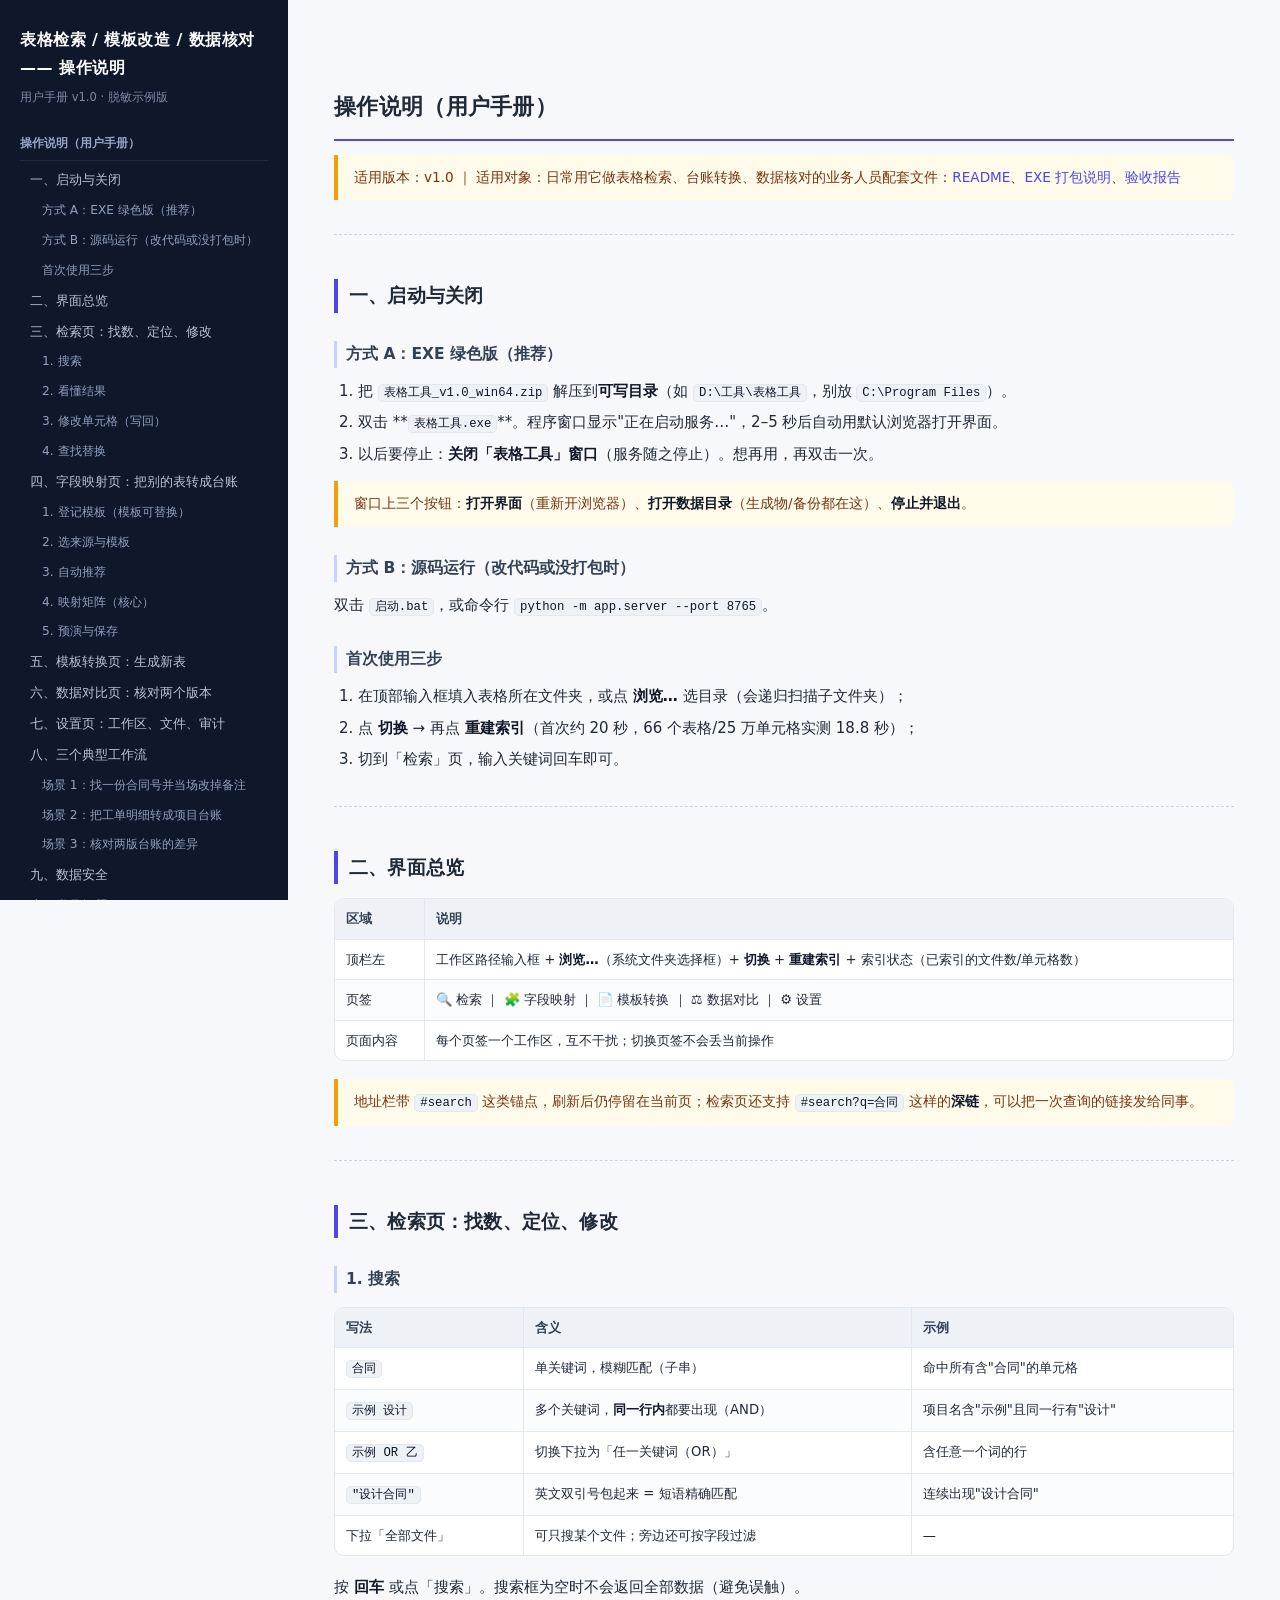
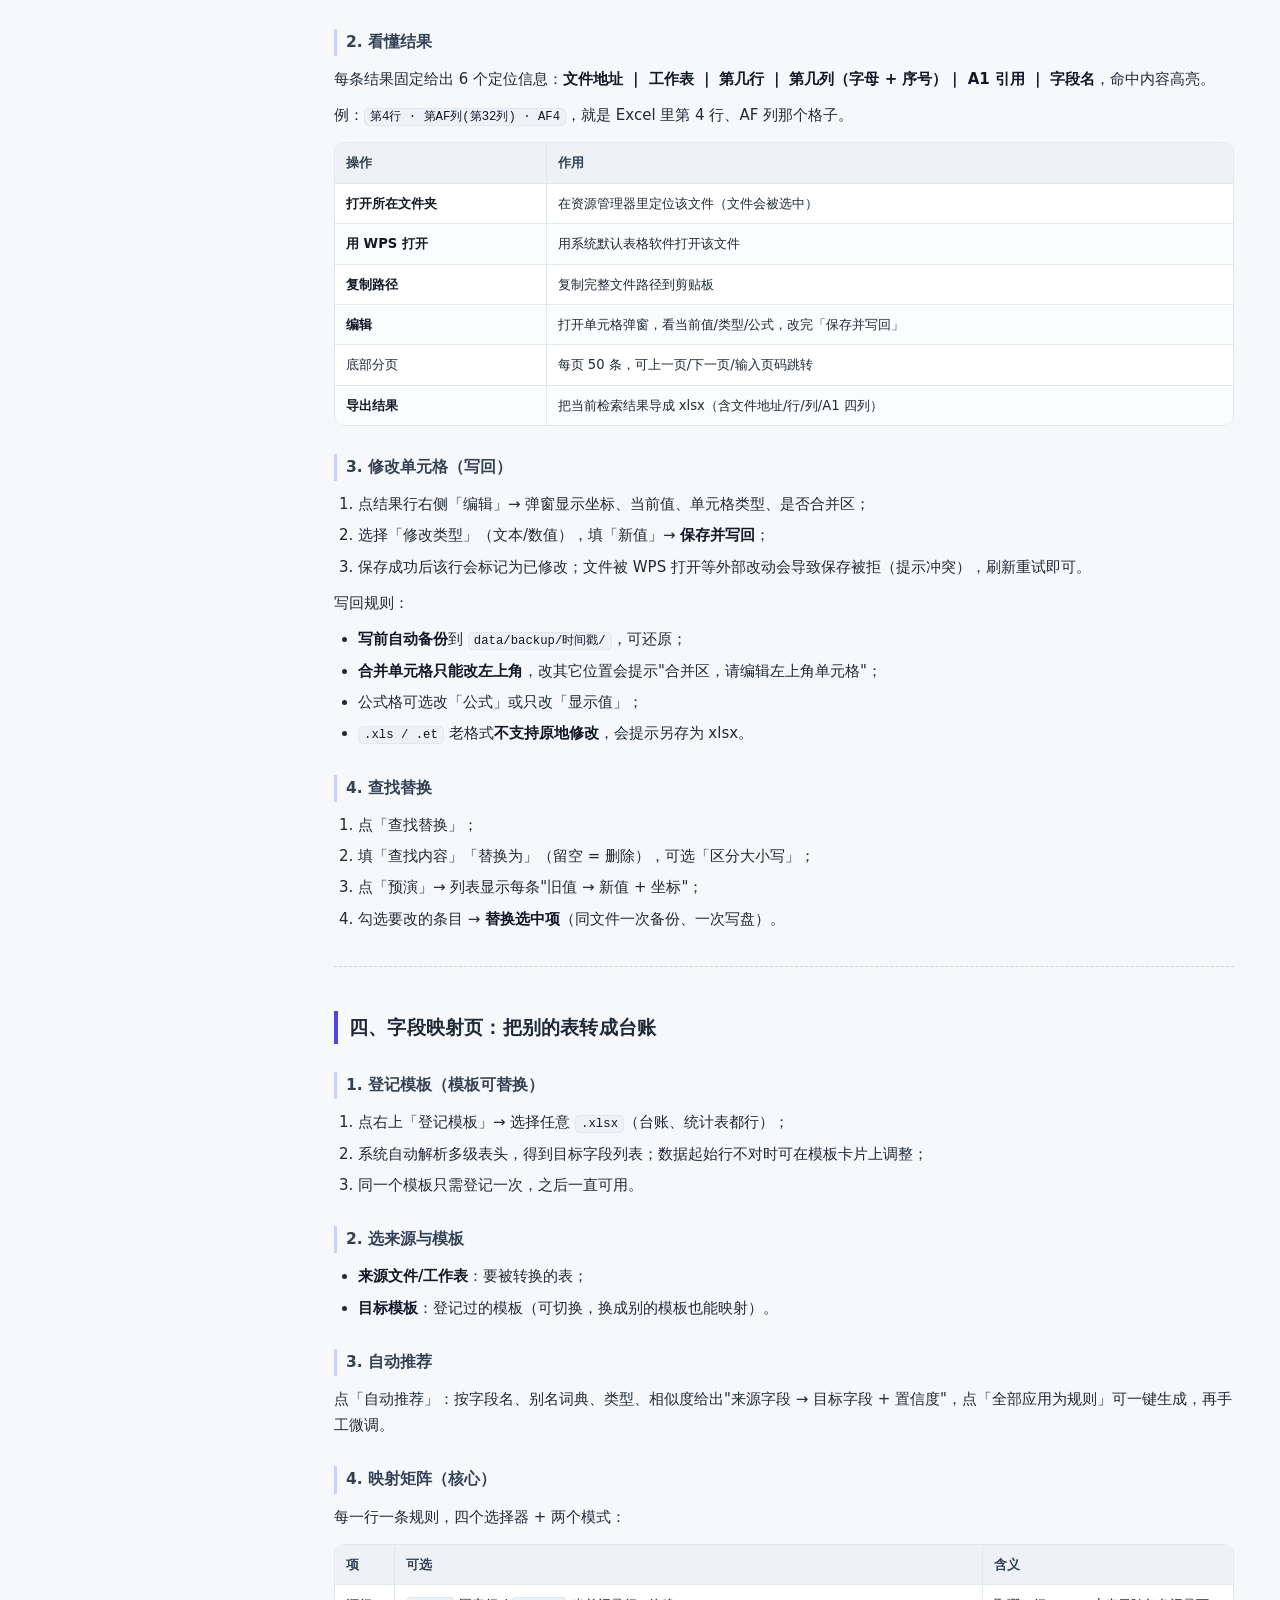
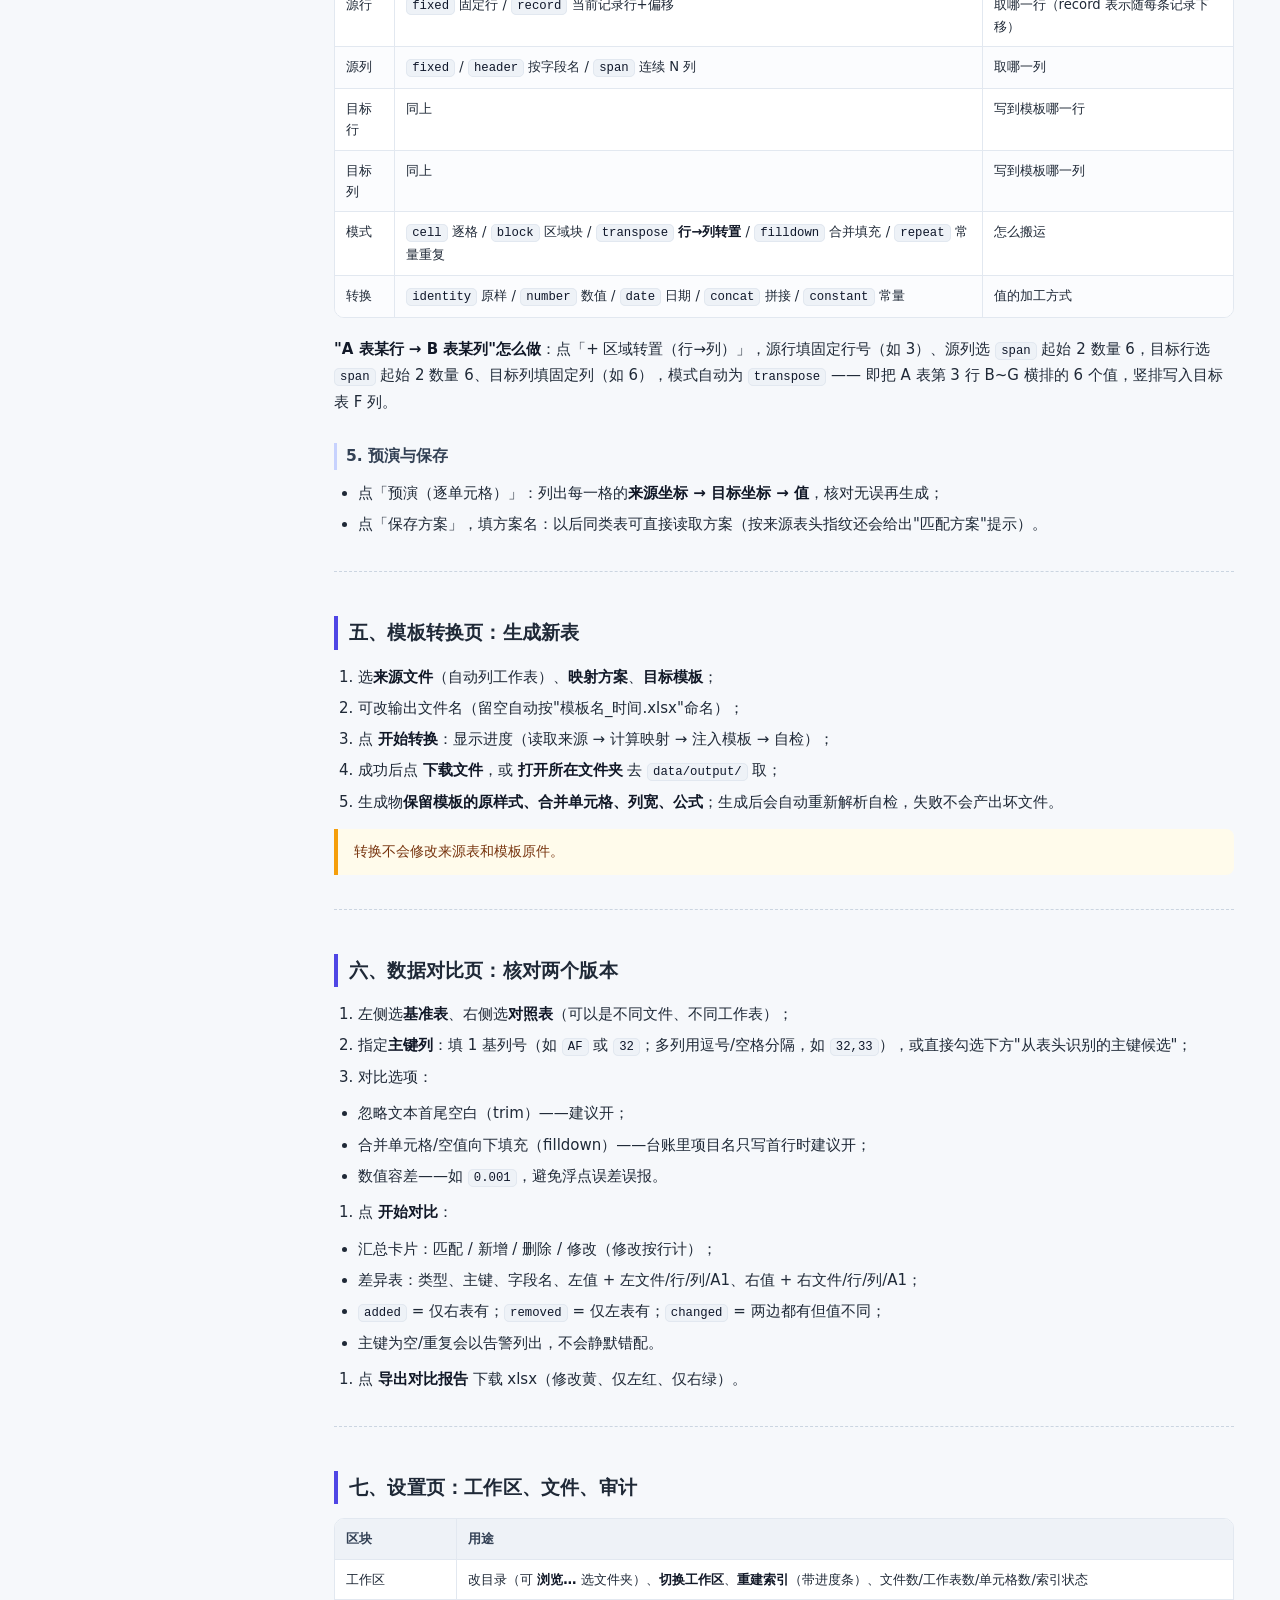
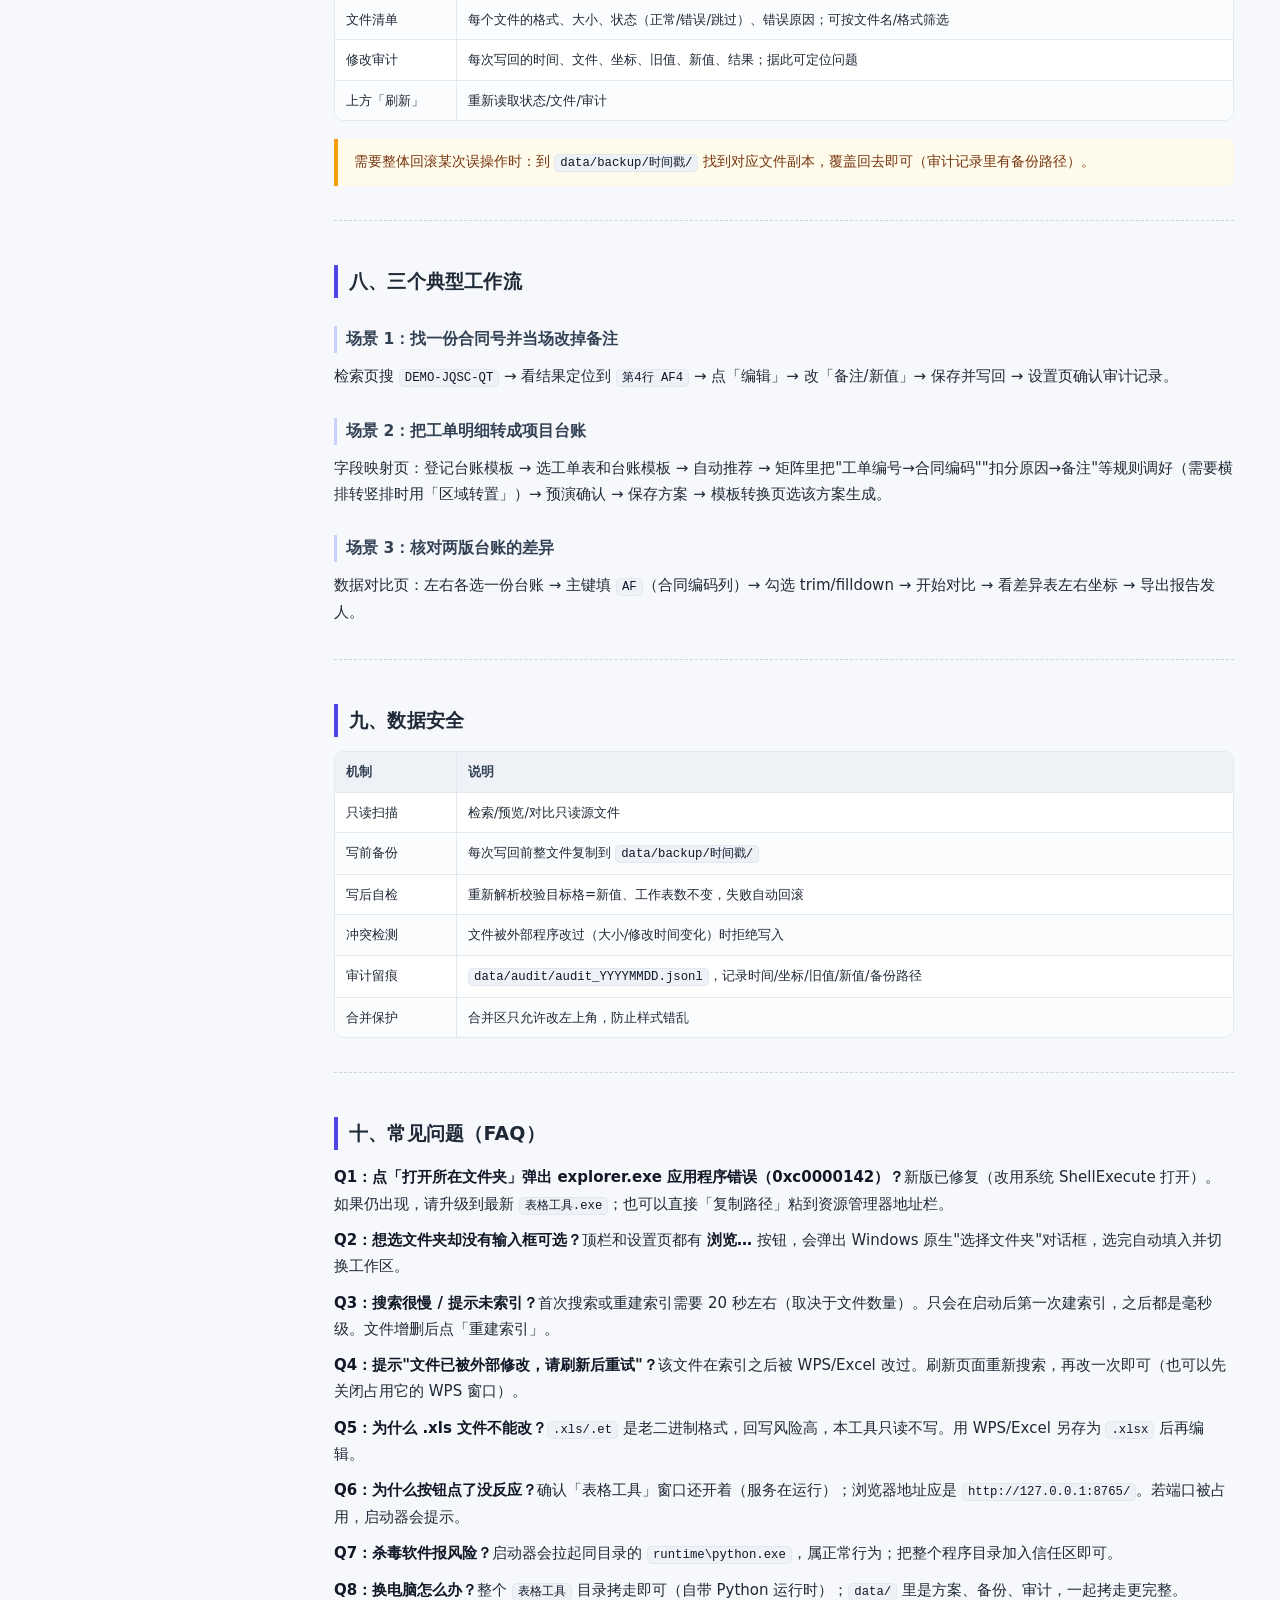
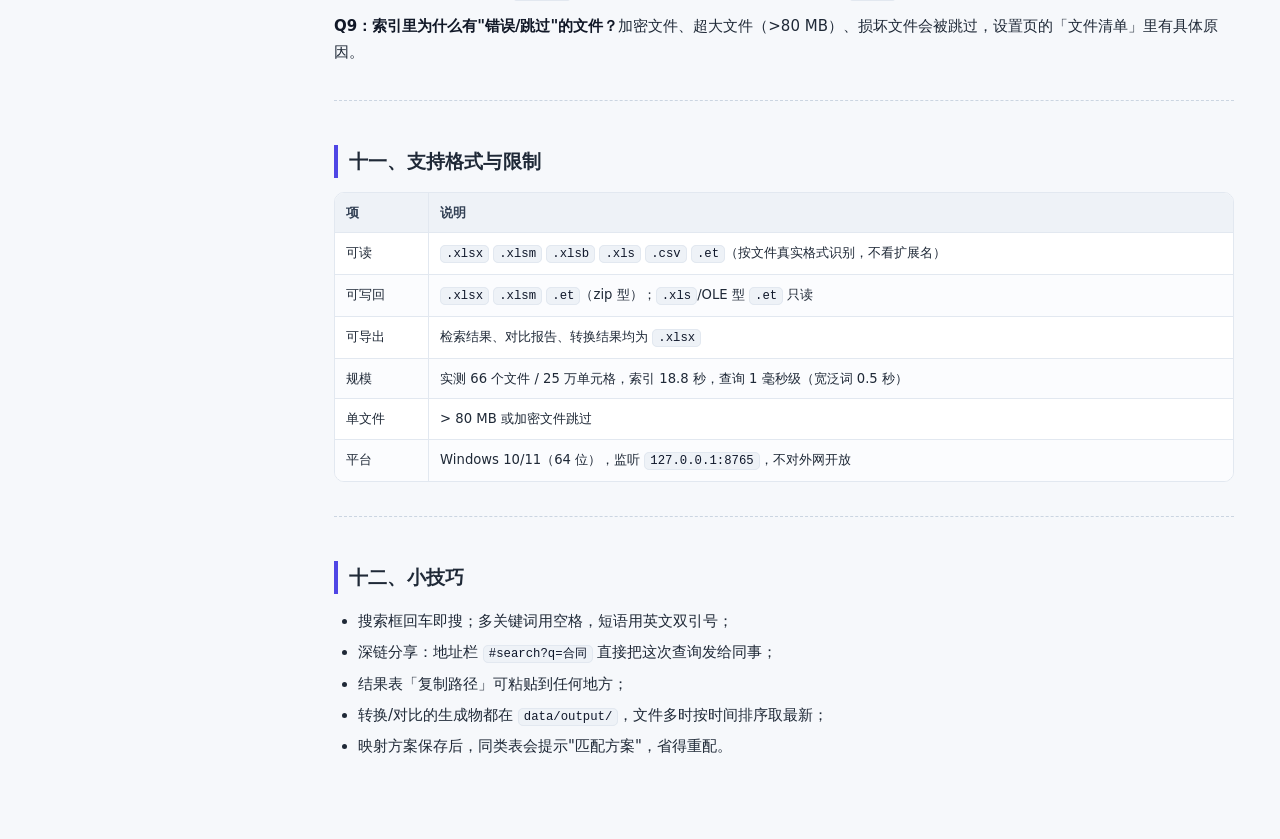
<file: docs/操作说明.html>
<!DOCTYPE html>
<html lang="zh-CN">
<head>
<meta charset="utf-8">
<meta name="viewport" content="width=device-width,initial-scale=1">
<title>表格检索 / 模板改造 / 数据核对 —— 操作说明</title>
<style>
:root{
  --ink:#1f2937; --muted:#64748b; --line:#e2e8f0; --accent:#4f46e5;
  --accent2:#0ea5e9; --warn:#b45309; --bg:#f6f8fb; --card:#ffffff;
  --code-bg:#f1f5f9; --th:#eef2f7;
}
*{box-sizing:border-box}
html{scroll-behavior:smooth}
body{
  margin:0; background:var(--bg); color:var(--ink);
  font:15px/1.75 "Microsoft YaHei","PingFang SC","Segoe UI",system-ui,-apple-system,sans-serif;
  -webkit-font-smoothing:antialiased;
}
a{color:var(--accent);text-decoration:none}
a:hover{text-decoration:underline}

/* layout */
#toc{
  position:fixed;left:0;top:0;bottom:0;width:288px;overflow:auto;
  background:#0f172a;color:#cbd5e1;padding:26px 20px 40px;
}
#toc .brand{font-size:16px;font-weight:700;color:#fff;letter-spacing:.5px}
#toc .brand small{display:block;font-size:11.5px;font-weight:400;color:#7c8aa5;margin-top:5px;letter-spacing:0}
#toc .grp{margin-top:22px}
#toc .grp>a{display:block;font-size:12px;font-weight:700;color:#93a4c4;text-transform:none;
  padding:4px 0 6px;border-bottom:1px solid #1e2a44;margin-bottom:6px}
#toc ul{list-style:none;margin:0;padding:0}
#toc li a{display:block;color:#b6c2d6;font-size:12.8px;line-height:1.55;
  padding:3px 8px;border-radius:6px;border-left:2px solid transparent}
#toc li a:hover{background:#1b2740;color:#fff;text-decoration:none}
#toc li.lv3 a{padding-left:20px;color:#8fa0bd;font-size:12.2px}
#toc .foot{margin-top:28px;font-size:11px;color:#5d6b85;line-height:1.7}

main{margin-left:288px;padding:34px 46px 90px;max-width:1180px}
.hero{
  background:linear-gradient(120deg,#eef2ff 0%,#e0f2fe 100%);
  border:1px solid #dbe4f0;border-radius:16px;padding:26px 30px;margin-bottom:30px;
}
.hero h1{margin:0 0 6px;font-size:25px;letter-spacing:.3px}
.hero p{margin:0;color:#475569;font-size:13.5px}
.kpis{display:flex;flex-wrap:wrap;gap:10px;margin-top:18px}
.kpi{background:#fff;border:1px solid #dbe4f0;border-radius:11px;padding:9px 14px;min-width:118px}
.kpi b{display:block;font-size:19px;color:var(--accent);line-height:1.25}
.kpi span{font-size:11.5px;color:var(--muted)}

h1.doc{font-size:22px;margin:46px 0 10px;padding:8px 0 12px;border-bottom:2px solid var(--accent);letter-spacing:.3px}
h2{font-size:19px;margin:44px 0 14px;padding-left:11px;border-left:4px solid var(--accent);letter-spacing:.2px}
h3{font-size:15.5px;margin:28px 0 10px;color:#334155;padding-left:9px;border-left:3px solid #c7d2fe}
h4{font-size:14px;margin:20px 0 8px;color:#334155}
p{margin:10px 0}
strong{color:#111827}

/* tables */
.tablewrap{overflow-x:auto;margin:14px 0 18px;border:1px solid var(--line);border-radius:10px;background:var(--card)}
table{border-collapse:collapse;width:100%;font-size:13.2px;line-height:1.62}
th,td{border-bottom:1px solid var(--line);border-right:1px solid var(--line);padding:9px 11px;text-align:left;vertical-align:top;overflow-wrap:break-word}
th:last-child,td:last-child{border-right:none}
tr:last-child td{border-bottom:none}
th{background:var(--th);font-weight:700;color:#334155;white-space:nowrap}
tbody tr:nth-child(even){background:#fbfcfe}
td code,th code{white-space:nowrap}

/* code */
pre{background:var(--code-bg);border:1px solid var(--line);border-radius:10px;padding:15px 17px;
  overflow-x:auto;margin:14px 0;font-size:12.8px;line-height:1.72}
pre code{font-family:"Cascadia Mono",Consolas,"Courier New",monospace;white-space:pre;color:#1e293b}
p code,li code,td code,blockquote code{background:#eef2f7;border:1px solid #e2e8f0;border-radius:5px;
  padding:1px 5px;font-family:"Cascadia Mono",Consolas,monospace;font-size:12.3px;color:#0f172a}
blockquote{margin:14px 0;padding:11px 16px;background:#fffbeb;border-left:4px solid #f59e0b;border-radius:0 8px 8px 0;color:#78350f;font-size:13.6px}
blockquote p{margin:0}
ul,ol{margin:10px 0;padding-left:24px}
li{margin:5px 0}
hr{border:none;border-top:1px dashed #cbd5e1;margin:34px 0}
img{max-width:100%;height:auto;border:1px solid var(--line);border-radius:10px;margin:14px 0;display:block;box-shadow:0 2px 10px rgba(15,23,42,.06)}

/* architecture diagram */
.arch{margin:18px 0 8px;border:1px solid var(--line);border-radius:14px;background:var(--card);padding:18px 18px 12px}
.arch .layer{display:flex;gap:14px;align-items:stretch;border-radius:10px;padding:12px 15px;margin-bottom:0}
.arch .layer+.arrow{text-align:center;color:#94a3b8;font-size:15px;line-height:1.4;margin:2px 0}
.arch .lt{flex:0 0 132px;font-weight:700;font-size:13.5px;color:#fff;border-radius:8px;padding:5px 10px;display:flex;align-items:center;justify-content:center;text-align:center}
.arch .lc{flex:1;min-width:0}
.arch .lc .head{font-weight:700;font-size:13.5px;margin-bottom:6px;color:#1e293b}
.arch .chips{display:flex;flex-wrap:wrap;gap:6px}
.arch .chip{background:#fff;border:1px solid #dbe4f0;border-radius:7px;padding:3px 9px;font-size:11.8px;color:#334155;white-space:nowrap}
.arch .chip.key{border-color:#c7d2fe;background:#eef2ff;color:#3730a3;font-weight:700}
.l1 .lt{background:#6d28d9}.l1{background:#f5f3ff;border:1px solid #ede9fe}
.l2 .lt{background:#4f46e5}.l2{background:#eef2ff;border:1px solid #e0e7ff}
.l3 .lt{background:#0284c7}.l3{background:#eff6ff;border:1px solid #dbeafe}
.l4 .lt{background:#0d9488}.l4{background:#f0fdfa;border:1px solid #ccfbf1}
.l5 .lt{background:#b45309}.l5{background:#fffbeb;border:1px solid #fef3c7}
.arch .io{display:flex;gap:10px;flex-wrap:wrap;margin-top:12px;padding-top:12px;border-top:1px dashed #cbd5e1}
.arch .io .box{flex:1;min-width:230px;border:1px dashed #cbd5e1;border-radius:9px;padding:8px 12px;background:#f8fafc;font-size:12.4px;color:#475569}
.arch .io .box b{color:#1e293b}
.legend{font-size:11.8px;color:var(--muted);margin:6px 0 0}
.tag{display:inline-block;background:#eef2ff;color:#3730a3;border:1px solid #c7d2fe;border-radius:20px;
  font-size:11px;padding:1px 9px;margin-right:6px;vertical-align:1px}

@media (max-width:1100px){
  #toc{position:static;width:auto;height:auto}
  main{margin-left:0;padding:22px 18px 70px}
  .arch .layer{flex-direction:column}
  .arch .lt{flex:none}
}
@media print{
  #toc{display:none}
  main{margin:0;max-width:none;padding:0}
  body{background:#fff}
  .hero{background:#fff}
  h2{page-break-after:avoid}
  .tablewrap,pre,.arch{page-break-inside:avoid}
}
</style>
</head>
<body>
<nav id="toc"><div class="brand">表格检索 / 模板改造 / 数据核对 —— 操作说明<small>用户手册 v1.0 · 脱敏示例版</small></div><div class="grp"><a href="#top">操作说明（用户手册）</a><ul><li><a href="#sec1">一、启动与关闭</a></li><li class="lv3"><a href="#sec2">方式 A：EXE 绿色版（推荐）</a></li><li class="lv3"><a href="#sec3">方式 B：源码运行（改代码或没打包时）</a></li><li class="lv3"><a href="#sec4">首次使用三步</a></li><li><a href="#sec5">二、界面总览</a></li><li><a href="#sec6">三、检索页：找数、定位、修改</a></li><li class="lv3"><a href="#sec7">1. 搜索</a></li><li class="lv3"><a href="#sec8">2. 看懂结果</a></li><li class="lv3"><a href="#sec9">3. 修改单元格（写回）</a></li><li class="lv3"><a href="#sec10">4. 查找替换</a></li><li><a href="#sec11">四、字段映射页：把别的表转成台账</a></li><li class="lv3"><a href="#sec12">1. 登记模板（模板可替换）</a></li><li class="lv3"><a href="#sec13">2. 选来源与模板</a></li><li class="lv3"><a href="#sec14">3. 自动推荐</a></li><li class="lv3"><a href="#sec15">4. 映射矩阵（核心）</a></li><li class="lv3"><a href="#sec16">5. 预演与保存</a></li><li><a href="#sec17">五、模板转换页：生成新表</a></li><li><a href="#sec18">六、数据对比页：核对两个版本</a></li><li><a href="#sec19">七、设置页：工作区、文件、审计</a></li><li><a href="#sec20">八、三个典型工作流</a></li><li class="lv3"><a href="#sec21">场景 1：找一份合同号并当场改掉备注</a></li><li class="lv3"><a href="#sec22">场景 2：把工单明细转成项目台账</a></li><li class="lv3"><a href="#sec23">场景 3：核对两版台账的差异</a></li><li><a href="#sec24">九、数据安全</a></li><li><a href="#sec25">十、常见问题（FAQ）</a></li><li><a href="#sec26">十一、支持格式与限制</a></li><li><a href="#sec27">十二、小技巧</a></li></ul></div><div class="foot">由 docs/*.md 自动生成<br>零依赖 · 可离线打开 · 可打印</div></nav>
<main>
<div id="top"></div>
<h1 class="doc">操作说明（用户手册）</h1>
<blockquote><p>适用版本：v1.0 ｜ 适用对象：日常用它做表格检索、台账转换、数据核对的业务人员配套文件：<a href="../README.md">README</a>、<a href="03-EXE打包说明.md">EXE 打包说明</a>、<a href="验收报告.md">验收报告</a></p></blockquote>
<hr>
<h2 id="sec1">一、启动与关闭</h2>
<h3 id="sec2">方式 A：EXE 绿色版（推荐）</h3>
<ol><li>把 <code>表格工具_v1.0_win64.zip</code> 解压到<strong>可写目录</strong>（如 <code>D:\工具\表格工具</code>，别放 <code>C:\Program Files</code>）。</li><li>双击 **<code>表格工具.exe</code>**。程序窗口显示"正在启动服务…"，2–5 秒后自动用默认浏览器打开界面。</li><li>以后要停止：<strong>关闭「表格工具」窗口</strong>（服务随之停止）。想再用，再双击一次。</li></ol>
<blockquote><p>窗口上三个按钮：<strong>打开界面</strong>（重新开浏览器）、<strong>打开数据目录</strong>（生成物/备份都在这）、<strong>停止并退出</strong>。</p></blockquote>
<h3 id="sec3">方式 B：源码运行（改代码或没打包时）</h3>
<p>双击 <code>启动.bat</code>，或命令行 <code>python -m app.server --port 8765</code>。</p>
<h3 id="sec4">首次使用三步</h3>
<ol><li>在顶部输入框填入表格所在文件夹，或点 <strong>浏览…</strong> 选目录（会递归扫描子文件夹）；</li><li>点 <strong>切换</strong> → 再点 <strong>重建索引</strong>（首次约 20 秒，66 个表格/25 万单元格实测 18.8 秒）；</li><li>切到「检索」页，输入关键词回车即可。</li></ol>
<hr>
<h2 id="sec5">二、界面总览</h2>
<div class="tablewrap"><table>
<thead><tr>
<th>区域</th>
<th>说明</th>
</tr></thead><tbody>
<tr>
<td>顶栏左</td>
<td>工作区路径输入框 + <strong>浏览…</strong>（系统文件夹选择框）+ <strong>切换</strong> + <strong>重建索引</strong> + 索引状态（已索引的文件数/单元格数）</td>
</tr>
<tr>
<td>页签</td>
<td>🔍 检索 ｜ 🧩 字段映射 ｜ 📄 模板转换 ｜ ⚖ 数据对比 ｜ ⚙ 设置</td>
</tr>
<tr>
<td>页面内容</td>
<td>每个页签一个工作区，互不干扰；切换页签不会丢当前操作</td>
</tr>
</tbody></table></div>
<blockquote><p>地址栏带 <code>#search</code> 这类锚点，刷新后仍停留在当前页；检索页还支持 <code>#search?q=合同</code> 这样的<strong>深链</strong>，可以把一次查询的链接发给同事。</p></blockquote>
<hr>
<h2 id="sec6">三、检索页：找数、定位、修改</h2>
<h3 id="sec7">1. 搜索</h3>
<div class="tablewrap"><table>
<thead><tr>
<th>写法</th>
<th>含义</th>
<th>示例</th>
</tr></thead><tbody>
<tr>
<td><code>合同</code></td>
<td>单关键词，模糊匹配（子串）</td>
<td>命中所有含"合同"的单元格</td>
</tr>
<tr>
<td><code>示例 设计</code></td>
<td>多个关键词，<strong>同一行内</strong>都要出现（AND）</td>
<td>项目名含"示例"且同一行有"设计"</td>
</tr>
<tr>
<td><code>示例 OR 乙</code></td>
<td>切换下拉为「任一关键词（OR）」</td>
<td>含任意一个词的行</td>
</tr>
<tr>
<td><code>"设计合同"</code></td>
<td>英文双引号包起来 = 短语精确匹配</td>
<td>连续出现"设计合同"</td>
</tr>
<tr>
<td>下拉「全部文件」</td>
<td>可只搜某个文件；旁边还可按字段过滤</td>
<td>—</td>
</tr>
</tbody></table></div>
<p>按 <strong>回车</strong> 或点「搜索」。搜索框为空时不会返回全部数据（避免误触）。</p>
<h3 id="sec8">2. 看懂结果</h3>
<p>每条结果固定给出 6 个定位信息：<strong>文件地址 ｜ 工作表 ｜ 第几行 ｜ 第几列（字母 + 序号）｜ A1 引用 ｜ 字段名</strong>，命中内容高亮。</p>
<p>例：<code>第4行 · 第AF列(第32列) · AF4</code>，就是 Excel 里第 4 行、AF 列那个格子。</p>
<div class="tablewrap"><table>
<thead><tr>
<th>操作</th>
<th>作用</th>
</tr></thead><tbody>
<tr>
<td><strong>打开所在文件夹</strong></td>
<td>在资源管理器里定位该文件（文件会被选中）</td>
</tr>
<tr>
<td><strong>用 WPS 打开</strong></td>
<td>用系统默认表格软件打开该文件</td>
</tr>
<tr>
<td><strong>复制路径</strong></td>
<td>复制完整文件路径到剪贴板</td>
</tr>
<tr>
<td><strong>编辑</strong></td>
<td>打开单元格弹窗，看当前值/类型/公式，改完「保存并写回」</td>
</tr>
<tr>
<td>底部分页</td>
<td>每页 50 条，可上一页/下一页/输入页码跳转</td>
</tr>
<tr>
<td><strong>导出结果</strong></td>
<td>把当前检索结果导成 xlsx（含文件地址/行/列/A1 四列）</td>
</tr>
</tbody></table></div>
<h3 id="sec9">3. 修改单元格（写回）</h3>
<ol><li>点结果行右侧「编辑」→ 弹窗显示坐标、当前值、单元格类型、是否合并区；</li><li>选择「修改类型」（文本/数值），填「新值」→ <strong>保存并写回</strong>；</li><li>保存成功后该行会标记为已修改；文件被 WPS 打开等外部改动会导致保存被拒（提示冲突），刷新重试即可。</li></ol>
<p>写回规则：</p>
<ul><li><strong>写前自动备份</strong>到 <code>data/backup/时间戳/</code>，可还原；</li><li><strong>合并单元格只能改左上角</strong>，改其它位置会提示"合并区，请编辑左上角单元格"；</li><li>公式格可选改「公式」或只改「显示值」；</li><li><code>.xls / .et</code> 老格式<strong>不支持原地修改</strong>，会提示另存为 xlsx。</li></ul>
<h3 id="sec10">4. 查找替换</h3>
<ol><li>点「查找替换」；</li><li>填「查找内容」「替换为」（留空 = 删除），可选「区分大小写」；</li><li>点「预演」→ 列表显示每条"旧值 → 新值 + 坐标"；</li><li>勾选要改的条目 → <strong>替换选中项</strong>（同文件一次备份、一次写盘）。</li></ol>
<hr>
<h2 id="sec11">四、字段映射页：把别的表转成台账</h2>
<h3 id="sec12">1. 登记模板（模板可替换）</h3>
<ol><li>点右上「登记模板」→ 选择任意 <code>.xlsx</code>（台账、统计表都行）；</li><li>系统自动解析多级表头，得到目标字段列表；数据起始行不对时可在模板卡片上调整；</li><li>同一个模板只需登记一次，之后一直可用。</li></ol>
<h3 id="sec13">2. 选来源与模板</h3>
<ul><li><strong>来源文件/工作表</strong>：要被转换的表；</li><li><strong>目标模板</strong>：登记过的模板（可切换，换成别的模板也能映射）。</li></ul>
<h3 id="sec14">3. 自动推荐</h3>
<p>点「自动推荐」：按字段名、别名词典、类型、相似度给出"来源字段 → 目标字段 + 置信度"，点「全部应用为规则」可一键生成，再手工微调。</p>
<h3 id="sec15">4. 映射矩阵（核心）</h3>
<p>每一行一条规则，四个选择器 + 两个模式：</p>
<div class="tablewrap"><table>
<thead><tr>
<th>项</th>
<th>可选</th>
<th>含义</th>
</tr></thead><tbody>
<tr>
<td>源行</td>
<td><code>fixed</code> 固定行 / <code>record</code> 当前记录行+偏移</td>
<td>取哪一行（record 表示随每条记录下移）</td>
</tr>
<tr>
<td>源列</td>
<td><code>fixed</code> / <code>header</code> 按字段名 / <code>span</code> 连续 N 列</td>
<td>取哪一列</td>
</tr>
<tr>
<td>目标行</td>
<td>同上</td>
<td>写到模板哪一行</td>
</tr>
<tr>
<td>目标列</td>
<td>同上</td>
<td>写到模板哪一列</td>
</tr>
<tr>
<td>模式</td>
<td><code>cell</code> 逐格 / <code>block</code> 区域块 / <code>transpose</code> <strong>行→列转置</strong> / <code>filldown</code> 合并填充 / <code>repeat</code> 常量重复</td>
<td>怎么搬运</td>
</tr>
<tr>
<td>转换</td>
<td><code>identity</code> 原样 / <code>number</code> 数值 / <code>date</code> 日期 / <code>concat</code> 拼接 / <code>constant</code> 常量</td>
<td>值的加工方式</td>
</tr>
</tbody></table></div>
<p><strong>"A 表某行 → B 表某列"怎么做</strong>：点「+ 区域转置（行→列）」，源行填固定行号（如 3）、源列选 <code>span</code> 起始 2 数量 6，目标行选 <code>span</code> 起始 2 数量 6、目标列填固定列（如 6），模式自动为 <code>transpose</code> —— 即把 A 表第 3 行 B~G 横排的 6 个值，竖排写入目标表 F 列。</p>
<h3 id="sec16">5. 预演与保存</h3>
<ul><li>点「预演（逐单元格）」：列出每一格的<strong>来源坐标 → 目标坐标 → 值</strong>，核对无误再生成；</li><li>点「保存方案」，填方案名：以后同类表可直接读取方案（按来源表头指纹还会给出"匹配方案"提示）。</li></ul>
<hr>
<h2 id="sec17">五、模板转换页：生成新表</h2>
<ol><li>选<strong>来源文件</strong>（自动列工作表）、<strong>映射方案</strong>、<strong>目标模板</strong>；</li><li>可改输出文件名（留空自动按"模板名_时间.xlsx"命名）；</li><li>点 <strong>开始转换</strong>：显示进度（读取来源 → 计算映射 → 注入模板 → 自检）；</li><li>成功后点 <strong>下载文件</strong>，或 <strong>打开所在文件夹</strong> 去 <code>data/output/</code> 取；</li><li>生成物<strong>保留模板的原样式、合并单元格、列宽、公式</strong>；生成后会自动重新解析自检，失败不会产出坏文件。</li></ol>
<blockquote><p>转换不会修改来源表和模板原件。</p></blockquote>
<hr>
<h2 id="sec18">六、数据对比页：核对两个版本</h2>
<ol><li>左侧选<strong>基准表</strong>、右侧选<strong>对照表</strong>（可以是不同文件、不同工作表）；</li><li>指定<strong>主键列</strong>：填 1 基列号（如 <code>AF</code> 或 <code>32</code>；多列用逗号/空格分隔，如 <code>32,33</code>），或直接勾选下方"从表头识别的主键候选"；</li><li>对比选项：</li></ol>
<ul><li>忽略文本首尾空白（trim）——建议开；</li><li>合并单元格/空值向下填充（filldown）——台账里项目名只写首行时建议开；</li><li>数值容差——如 <code>0.001</code>，避免浮点误差误报。</li></ul>
<ol><li>点 <strong>开始对比</strong>：</li></ol>
<ul><li>汇总卡片：匹配 / 新增 / 删除 / 修改（修改按行计）；</li><li>差异表：类型、主键、字段名、左值 + 左文件/行/列/A1、右值 + 右文件/行/列/A1；</li><li><code>added</code> = 仅右表有；<code>removed</code> = 仅左表有；<code>changed</code> = 两边都有但值不同；</li><li>主键为空/重复会以告警列出，不会静默错配。</li></ul>
<ol><li>点 <strong>导出对比报告</strong> 下载 xlsx（修改黄、仅左红、仅右绿）。</li></ol>
<hr>
<h2 id="sec19">七、设置页：工作区、文件、审计</h2>
<div class="tablewrap"><table>
<thead><tr>
<th>区块</th>
<th>用途</th>
</tr></thead><tbody>
<tr>
<td>工作区</td>
<td>改目录（可 <strong>浏览…</strong> 选文件夹）、<strong>切换工作区</strong>、<strong>重建索引</strong>（带进度条）、文件数/工作表数/单元格数/索引状态</td>
</tr>
<tr>
<td>文件清单</td>
<td>每个文件的格式、大小、状态（正常/错误/跳过）、错误原因；可按文件名/格式筛选</td>
</tr>
<tr>
<td>修改审计</td>
<td>每次写回的时间、文件、坐标、旧值、新值、结果；据此可定位问题</td>
</tr>
<tr>
<td>上方「刷新」</td>
<td>重新读取状态/文件/审计</td>
</tr>
</tbody></table></div>
<blockquote><p>需要整体回滚某次误操作时：到 <code>data/backup/时间戳/</code> 找到对应文件副本，覆盖回去即可（审计记录里有备份路径）。</p></blockquote>
<hr>
<h2 id="sec20">八、三个典型工作流</h2>
<h3 id="sec21">场景 1：找一份合同号并当场改掉备注</h3>
<p>检索页搜 <code>DEMO-JQSC-QT</code> → 看结果定位到 <code>第4行 AF4</code> → 点「编辑」→ 改「备注/新值」→ 保存并写回 → 设置页确认审计记录。</p>
<h3 id="sec22">场景 2：把工单明细转成项目台账</h3>
<p>字段映射页：登记台账模板 → 选工单表和台账模板 → 自动推荐 → 矩阵里把"工单编号→合同编码""扣分原因→备注"等规则调好（需要横排转竖排时用「区域转置」）→ 预演确认 → 保存方案 → 模板转换页选该方案生成。</p>
<h3 id="sec23">场景 3：核对两版台账的差异</h3>
<p>数据对比页：左右各选一份台账 → 主键填 <code>AF</code>（合同编码列）→ 勾选 trim/filldown → 开始对比 → 看差异表左右坐标 → 导出报告发人。</p>
<hr>
<h2 id="sec24">九、数据安全</h2>
<div class="tablewrap"><table>
<thead><tr>
<th>机制</th>
<th>说明</th>
</tr></thead><tbody>
<tr>
<td>只读扫描</td>
<td>检索/预览/对比只读源文件</td>
</tr>
<tr>
<td>写前备份</td>
<td>每次写回前整文件复制到 <code>data/backup/时间戳/</code></td>
</tr>
<tr>
<td>写后自检</td>
<td>重新解析校验目标格=新值、工作表数不变，失败自动回滚</td>
</tr>
<tr>
<td>冲突检测</td>
<td>文件被外部程序改过（大小/修改时间变化）时拒绝写入</td>
</tr>
<tr>
<td>审计留痕</td>
<td><code>data/audit/audit_YYYYMMDD.jsonl</code>，记录时间/坐标/旧值/新值/备份路径</td>
</tr>
<tr>
<td>合并保护</td>
<td>合并区只允许改左上角，防止样式错乱</td>
</tr>
</tbody></table></div>
<hr>
<h2 id="sec25">十、常见问题（FAQ）</h2>
<p><strong>Q1：点「打开所在文件夹」弹出 explorer.exe 应用程序错误（0xc0000142）？</strong>新版已修复（改用系统 ShellExecute 打开）。如果仍出现，请升级到最新 <code>表格工具.exe</code>；也可以直接「复制路径」粘到资源管理器地址栏。</p>
<p><strong>Q2：想选文件夹却没有输入框可选？</strong>顶栏和设置页都有 <strong>浏览…</strong> 按钮，会弹出 Windows 原生"选择文件夹"对话框，选完自动填入并切换工作区。</p>
<p><strong>Q3：搜索很慢 / 提示未索引？</strong>首次搜索或重建索引需要 20 秒左右（取决于文件数量）。只会在启动后第一次建索引，之后都是毫秒级。文件增删后点「重建索引」。</p>
<p><strong>Q4：提示"文件已被外部修改，请刷新后重试"？</strong>该文件在索引之后被 WPS/Excel 改过。刷新页面重新搜索，再改一次即可（也可以先关闭占用它的 WPS 窗口）。</p>
<p><strong>Q5：为什么 .xls 文件不能改？</strong><code>.xls/.et</code> 是老二进制格式，回写风险高，本工具只读不写。用 WPS/Excel 另存为 <code>.xlsx</code> 后再编辑。</p>
<p><strong>Q6：为什么按钮点了没反应？</strong>确认「表格工具」窗口还开着（服务在运行）；浏览器地址应是 <code>http://127.0.0.1:8765/</code>。若端口被占用，启动器会提示。</p>
<p><strong>Q7：杀毒软件报风险？</strong>启动器会拉起同目录的 <code>runtime\python.exe</code>，属正常行为；把整个程序目录加入信任区即可。</p>
<p><strong>Q8：换电脑怎么办？</strong>整个 <code>表格工具</code> 目录拷走即可（自带 Python 运行时）；<code>data/</code> 里是方案、备份、审计，一起拷走更完整。</p>
<p><strong>Q9：索引里为什么有"错误/跳过"的文件？</strong>加密文件、超大文件（&gt;80 MB）、损坏文件会被跳过，设置页的「文件清单」里有具体原因。</p>
<hr>
<h2 id="sec26">十一、支持格式与限制</h2>
<div class="tablewrap"><table>
<thead><tr>
<th>项</th>
<th>说明</th>
</tr></thead><tbody>
<tr>
<td>可读</td>
<td><code>.xlsx</code> <code>.xlsm</code> <code>.xlsb</code> <code>.xls</code> <code>.csv</code> <code>.et</code>（按文件真实格式识别，不看扩展名）</td>
</tr>
<tr>
<td>可写回</td>
<td><code>.xlsx</code> <code>.xlsm</code> <code>.et</code>（zip 型）；<code>.xls</code>/OLE 型 <code>.et</code> 只读</td>
</tr>
<tr>
<td>可导出</td>
<td>检索结果、对比报告、转换结果均为 <code>.xlsx</code></td>
</tr>
<tr>
<td>规模</td>
<td>实测 66 个文件 / 25 万单元格，索引 18.8 秒，查询 1 毫秒级（宽泛词 0.5 秒）</td>
</tr>
<tr>
<td>单文件</td>
<td>&gt; 80 MB 或加密文件跳过</td>
</tr>
<tr>
<td>平台</td>
<td>Windows 10/11（64 位），监听 <code>127.0.0.1:8765</code>，不对外网开放</td>
</tr>
</tbody></table></div>
<hr>
<h2 id="sec27">十二、小技巧</h2>
<ul><li>搜索框回车即搜；多关键词用空格，短语用英文双引号；</li><li>深链分享：地址栏 <code>#search?q=合同</code> 直接把这次查询发给同事；</li><li>结果表「复制路径」可粘贴到任何地方；</li><li>转换/对比的生成物都在 <code>data/output/</code>，文件多时按时间排序取最新；</li><li>映射方案保存后，同类表会提示"匹配方案"，省得重配。</li></ul>
</main>
</body>
</html>
</file>
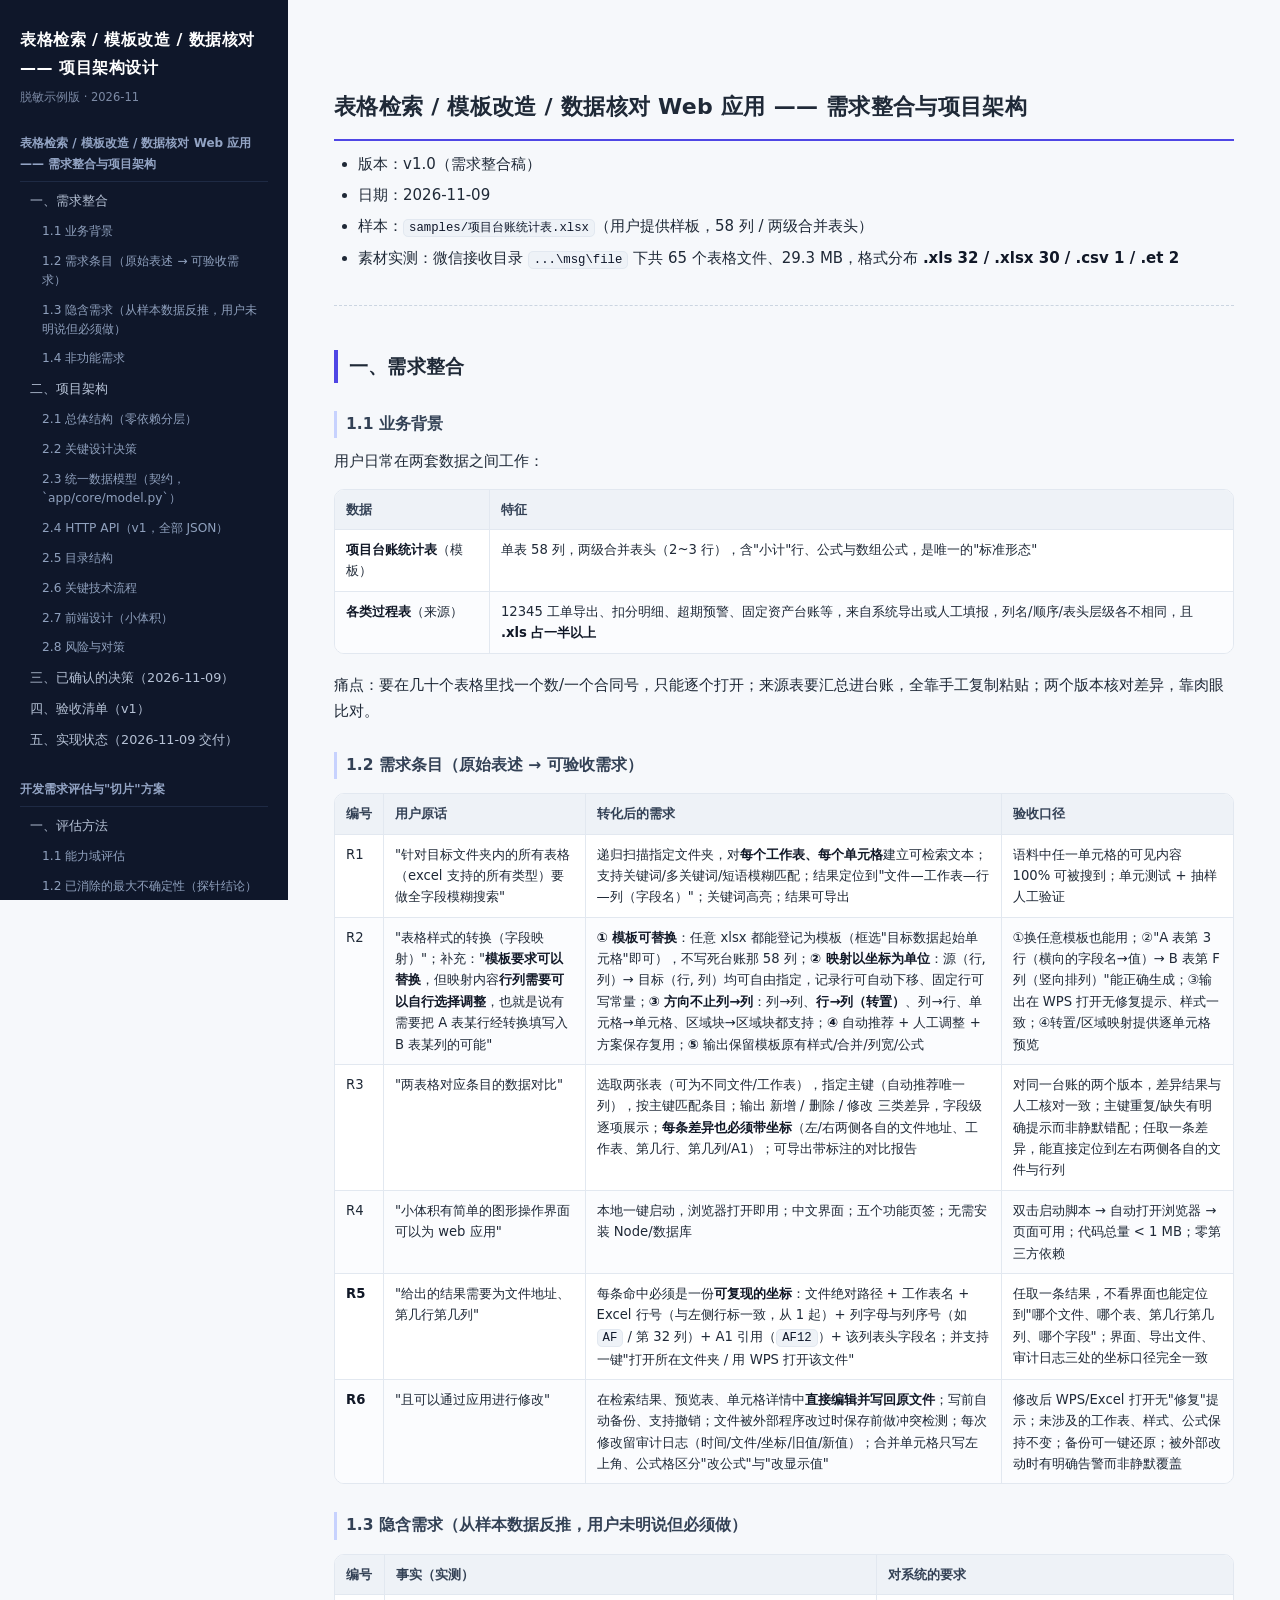
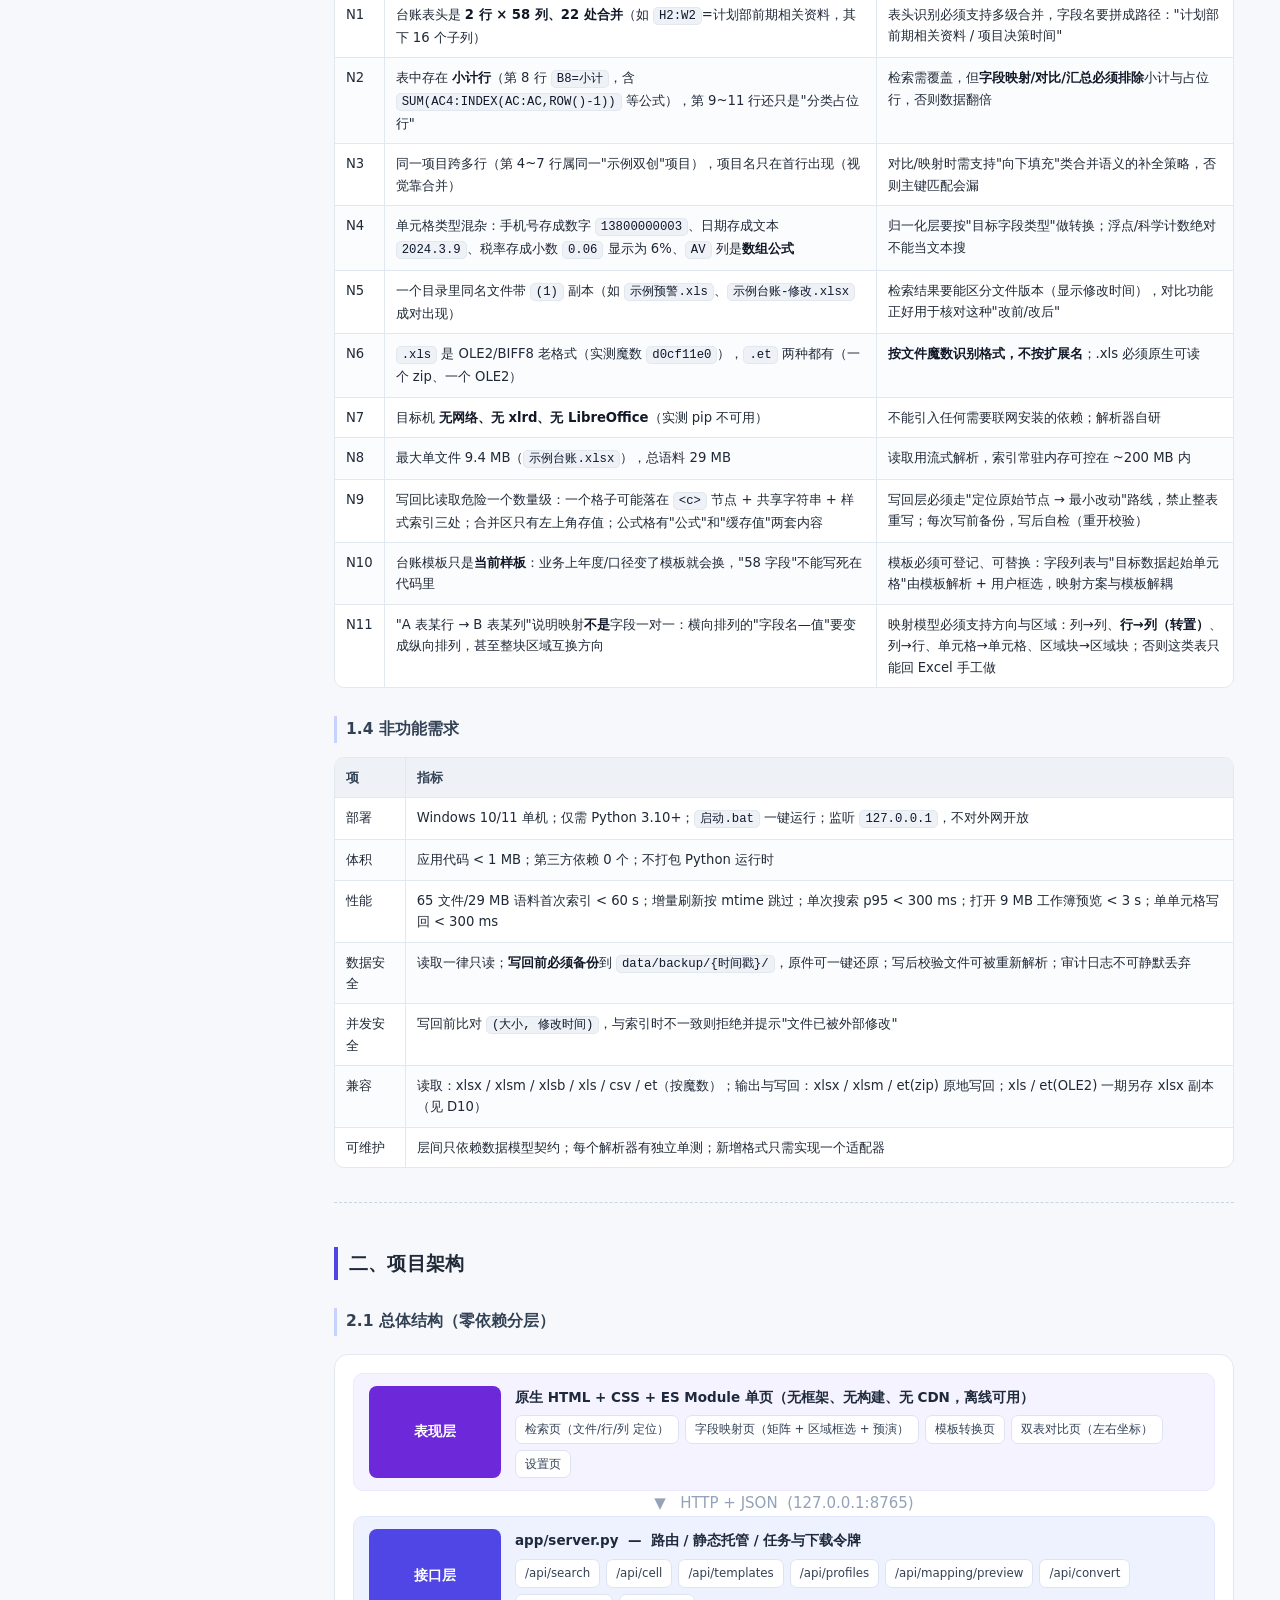
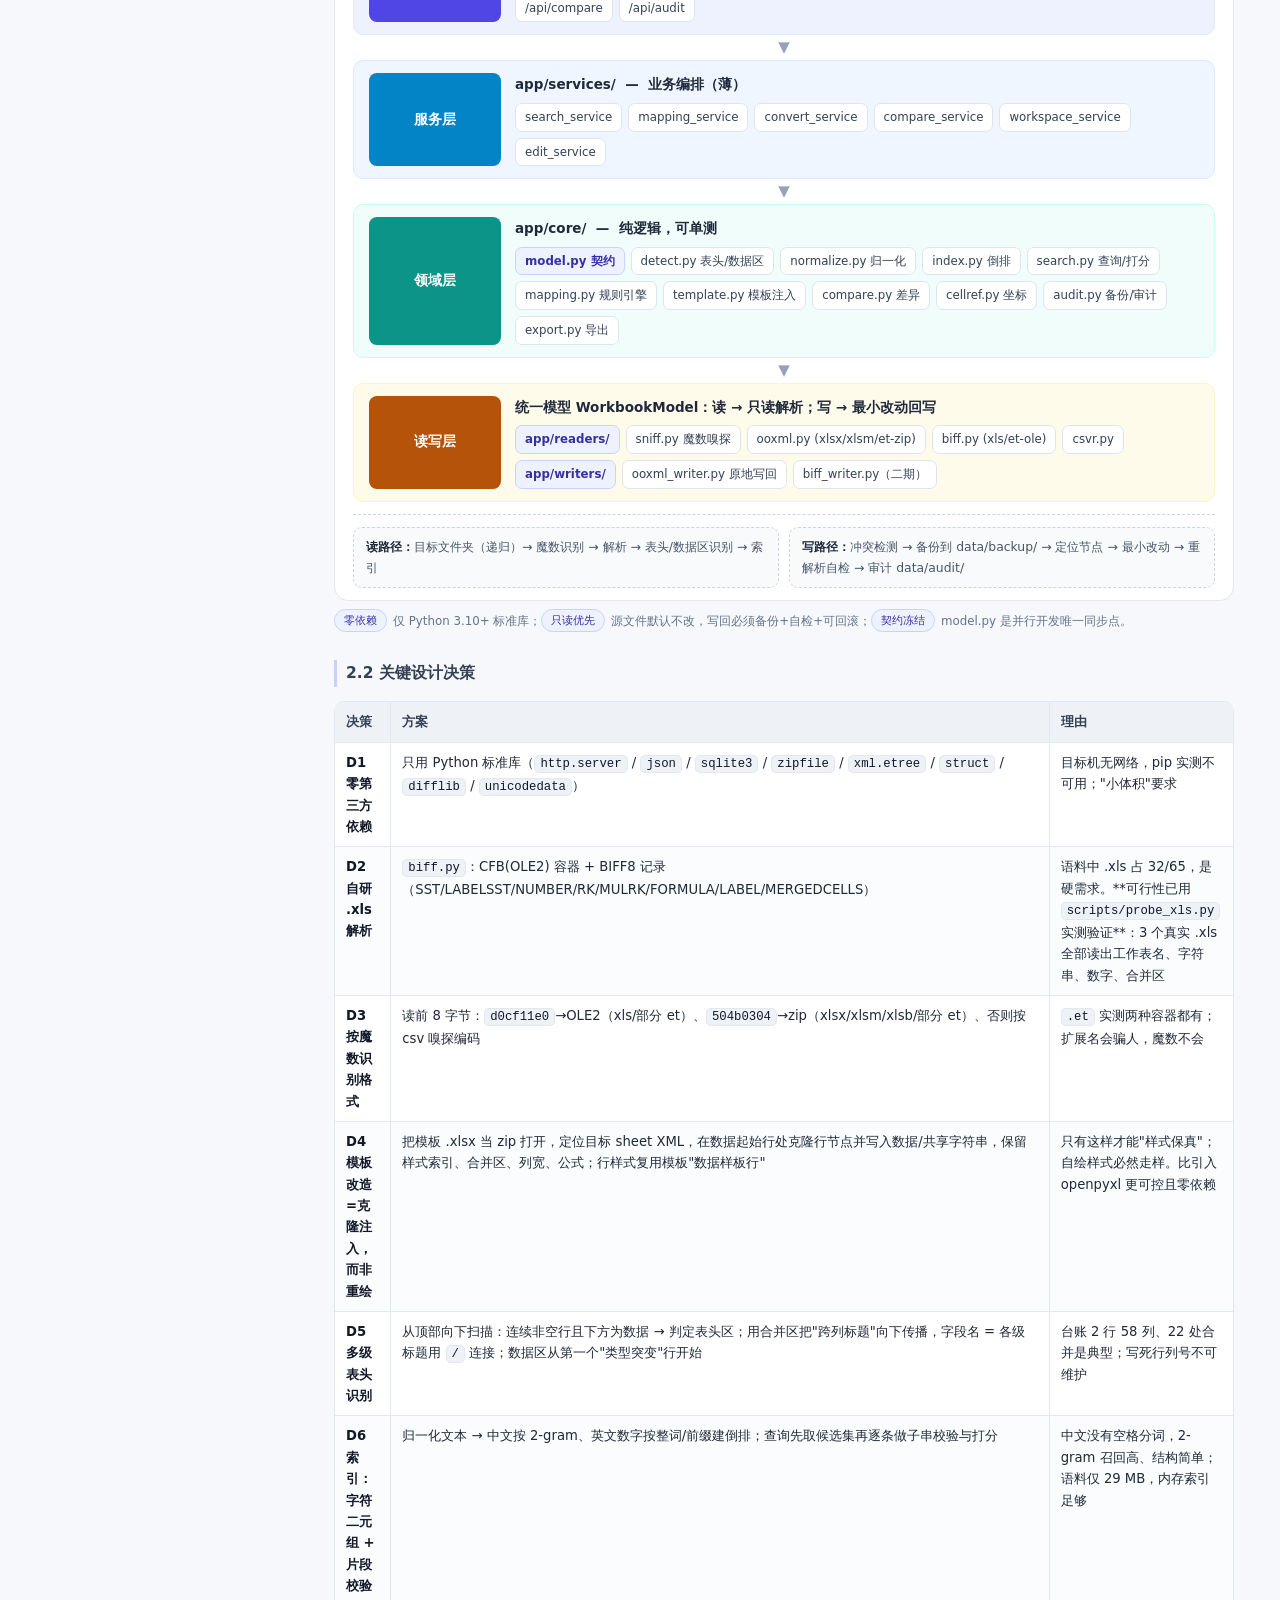
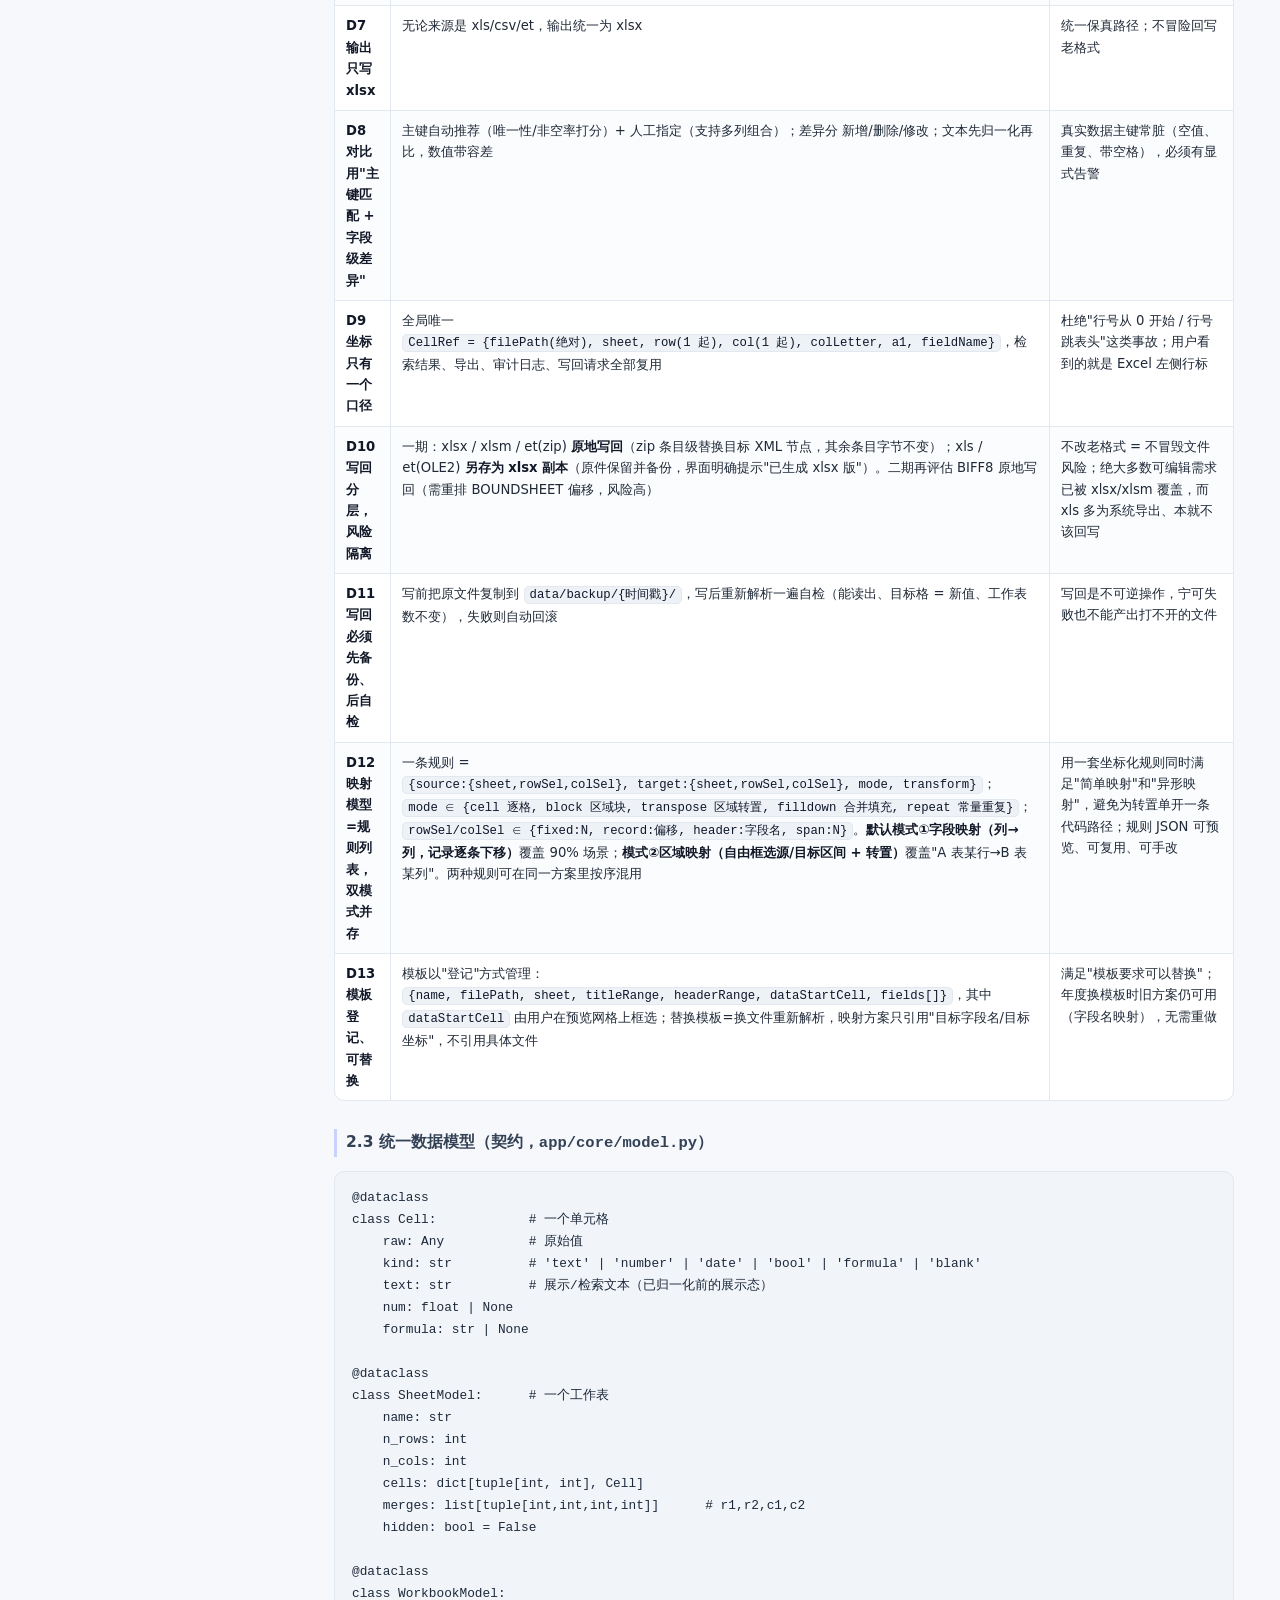
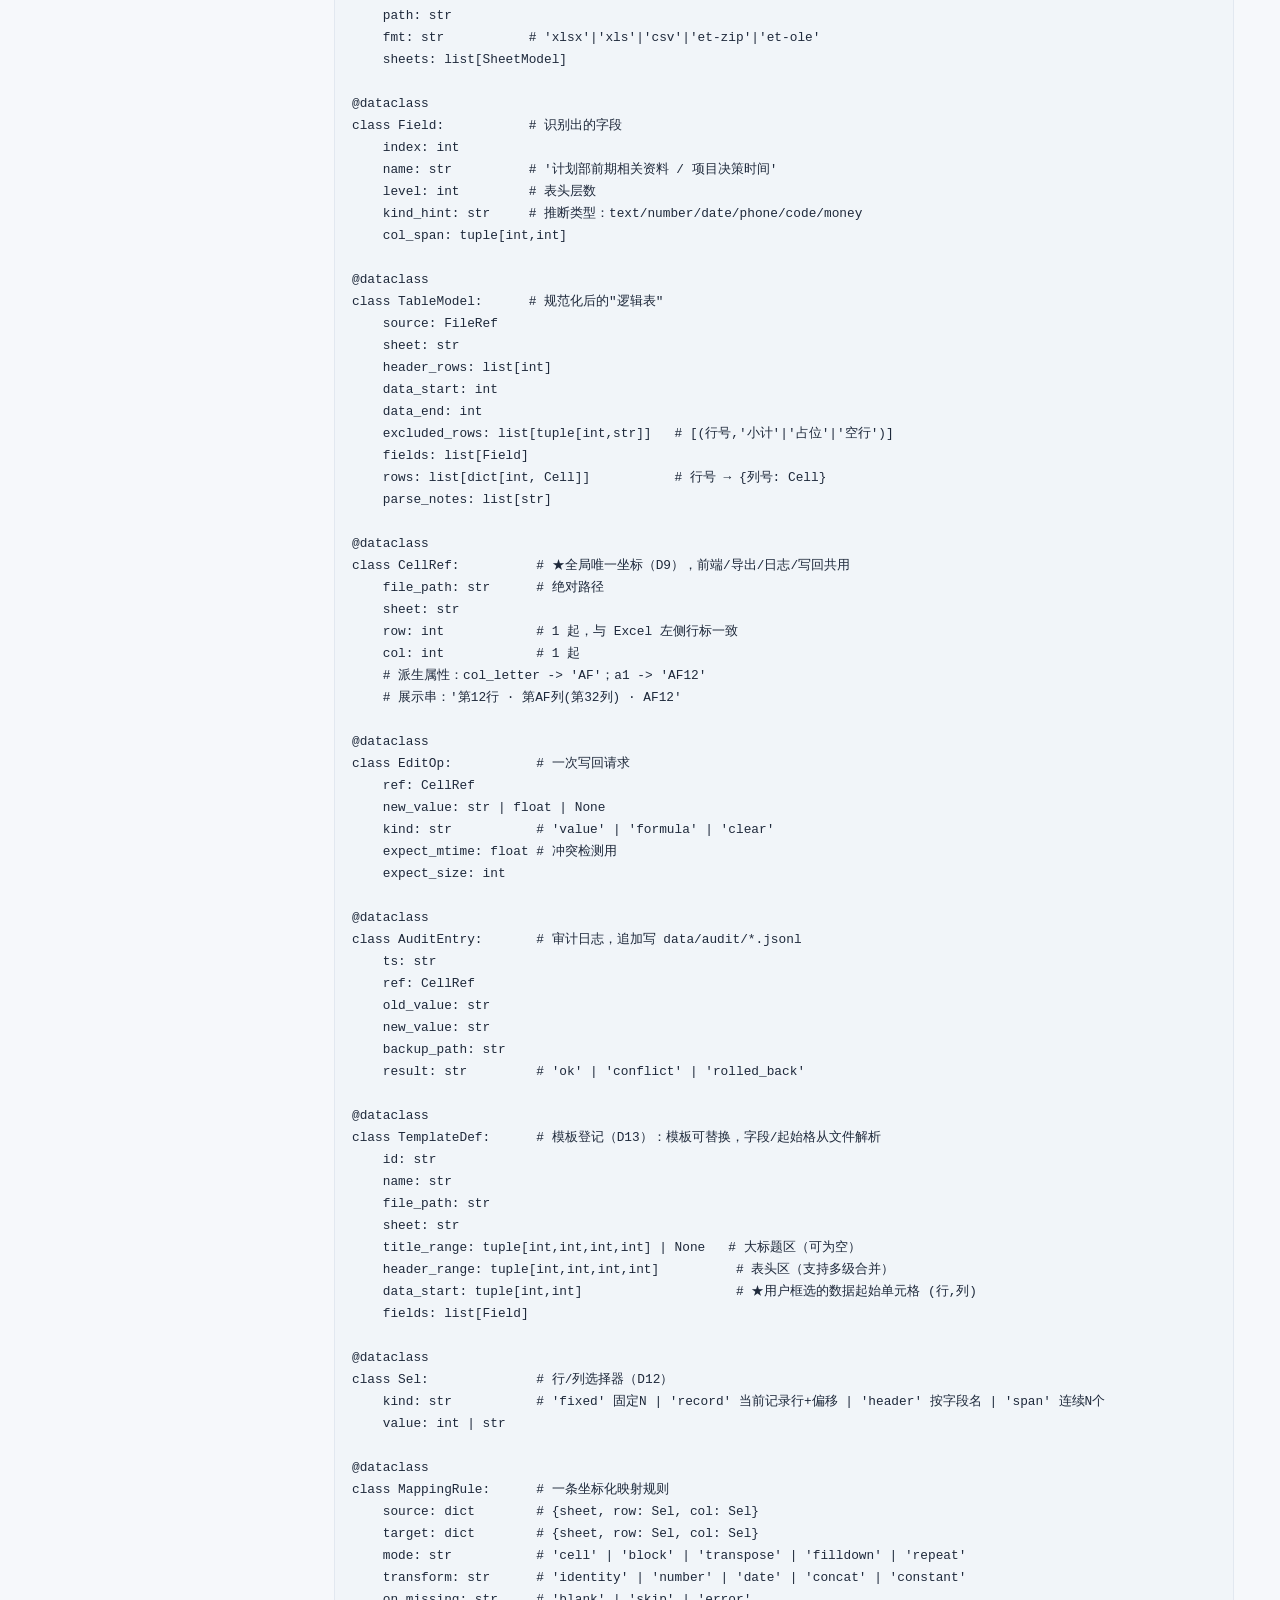
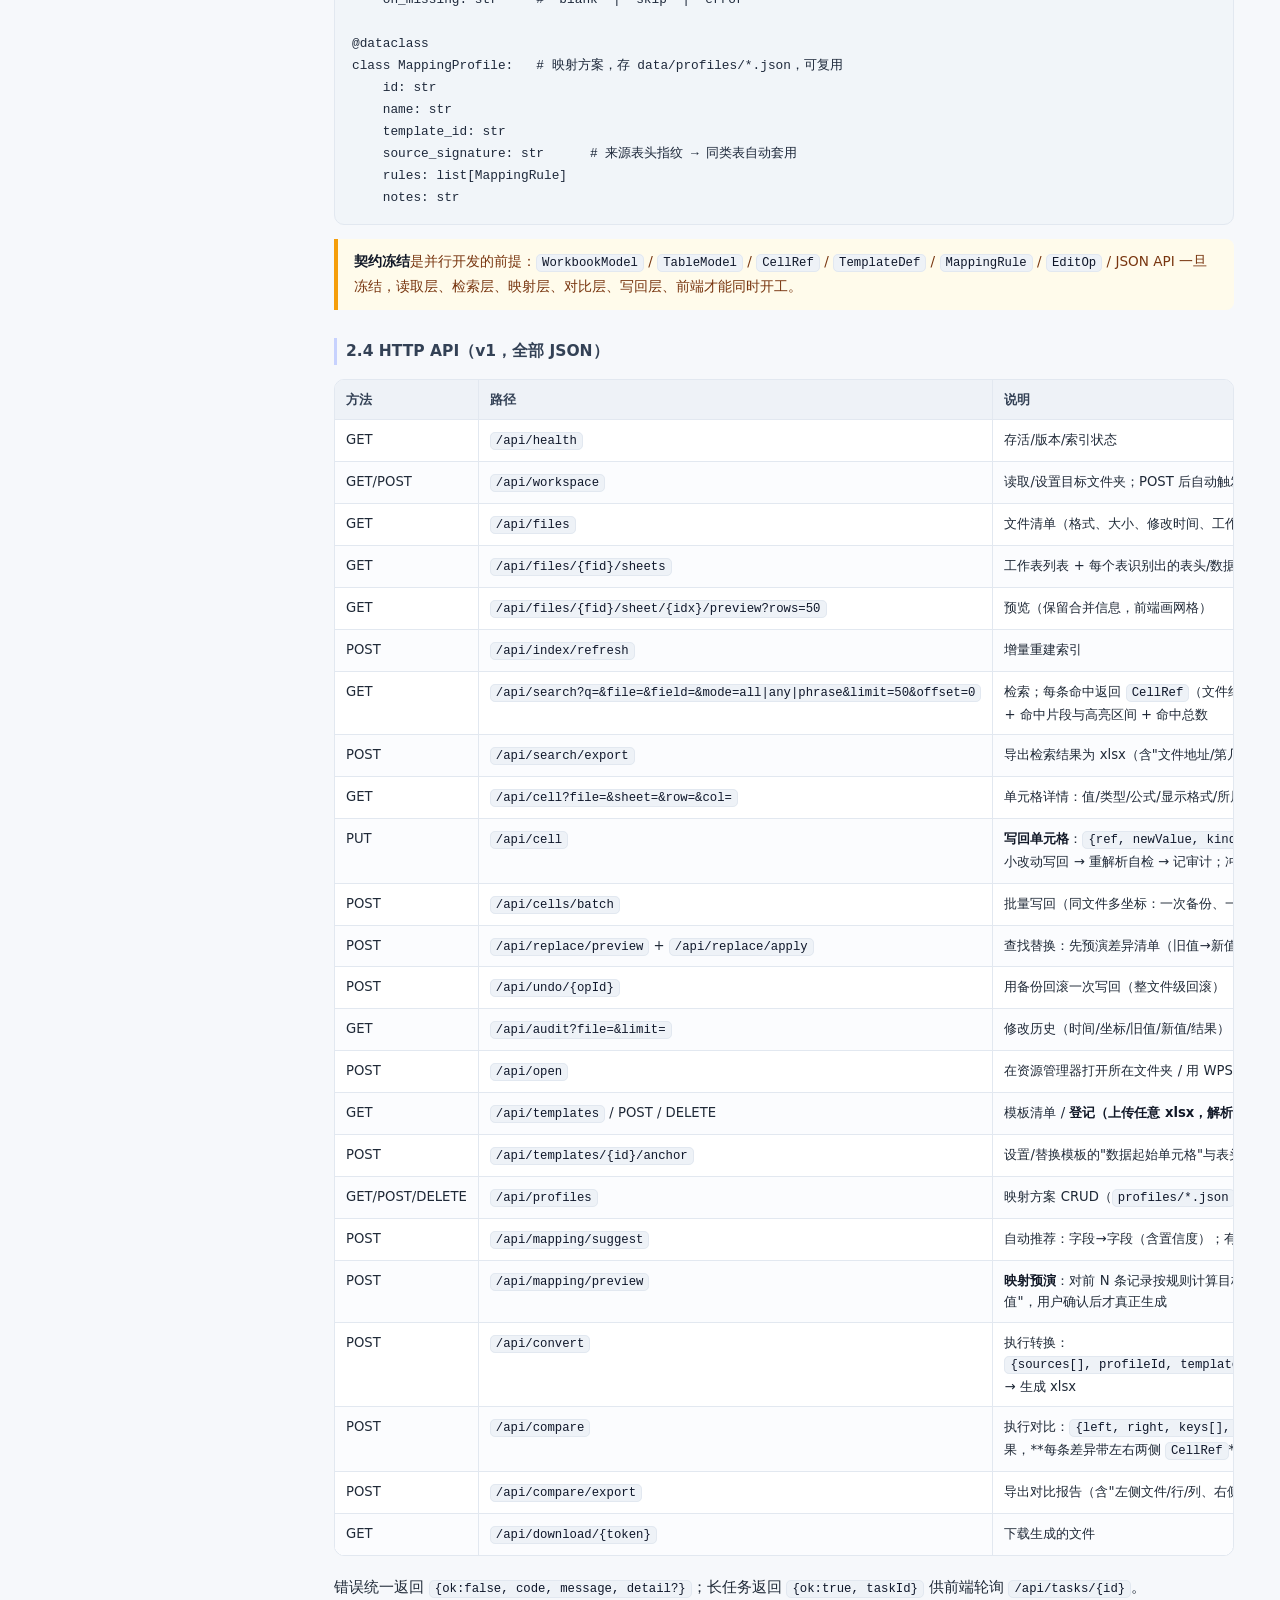
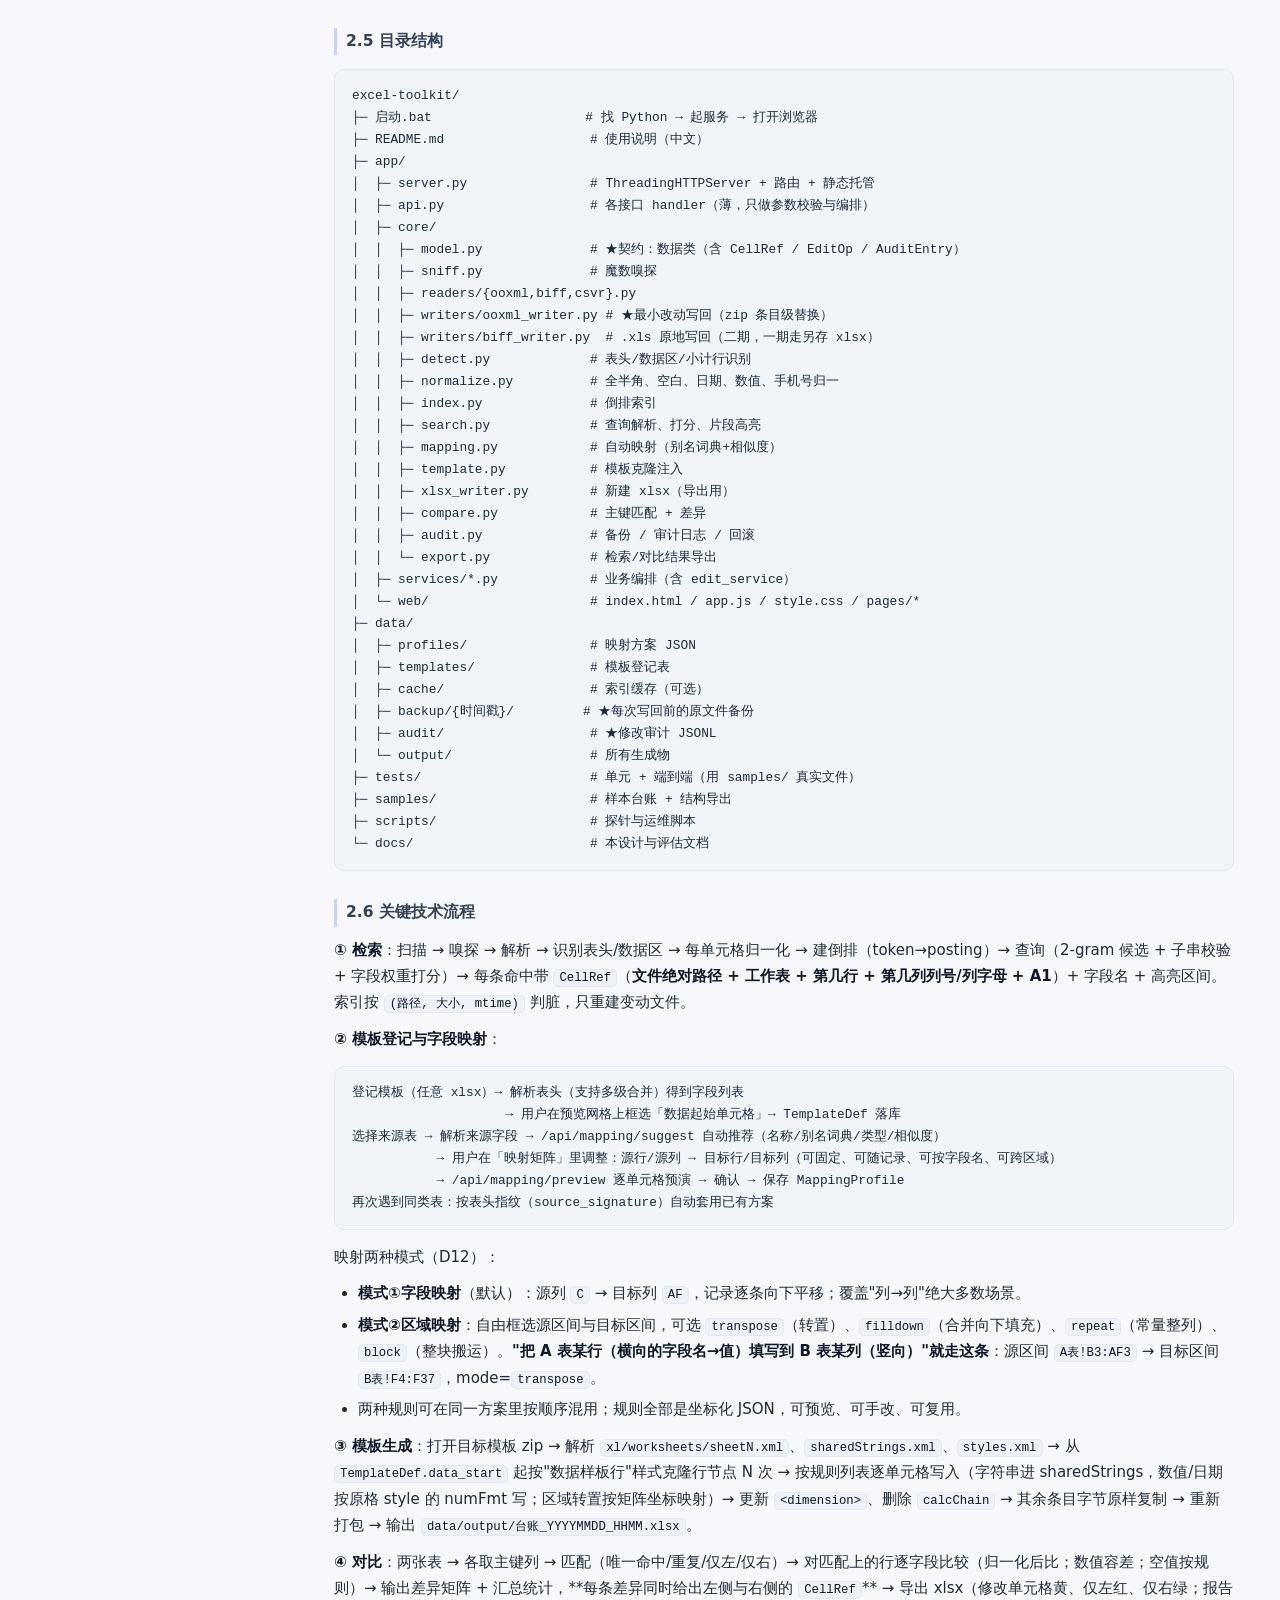
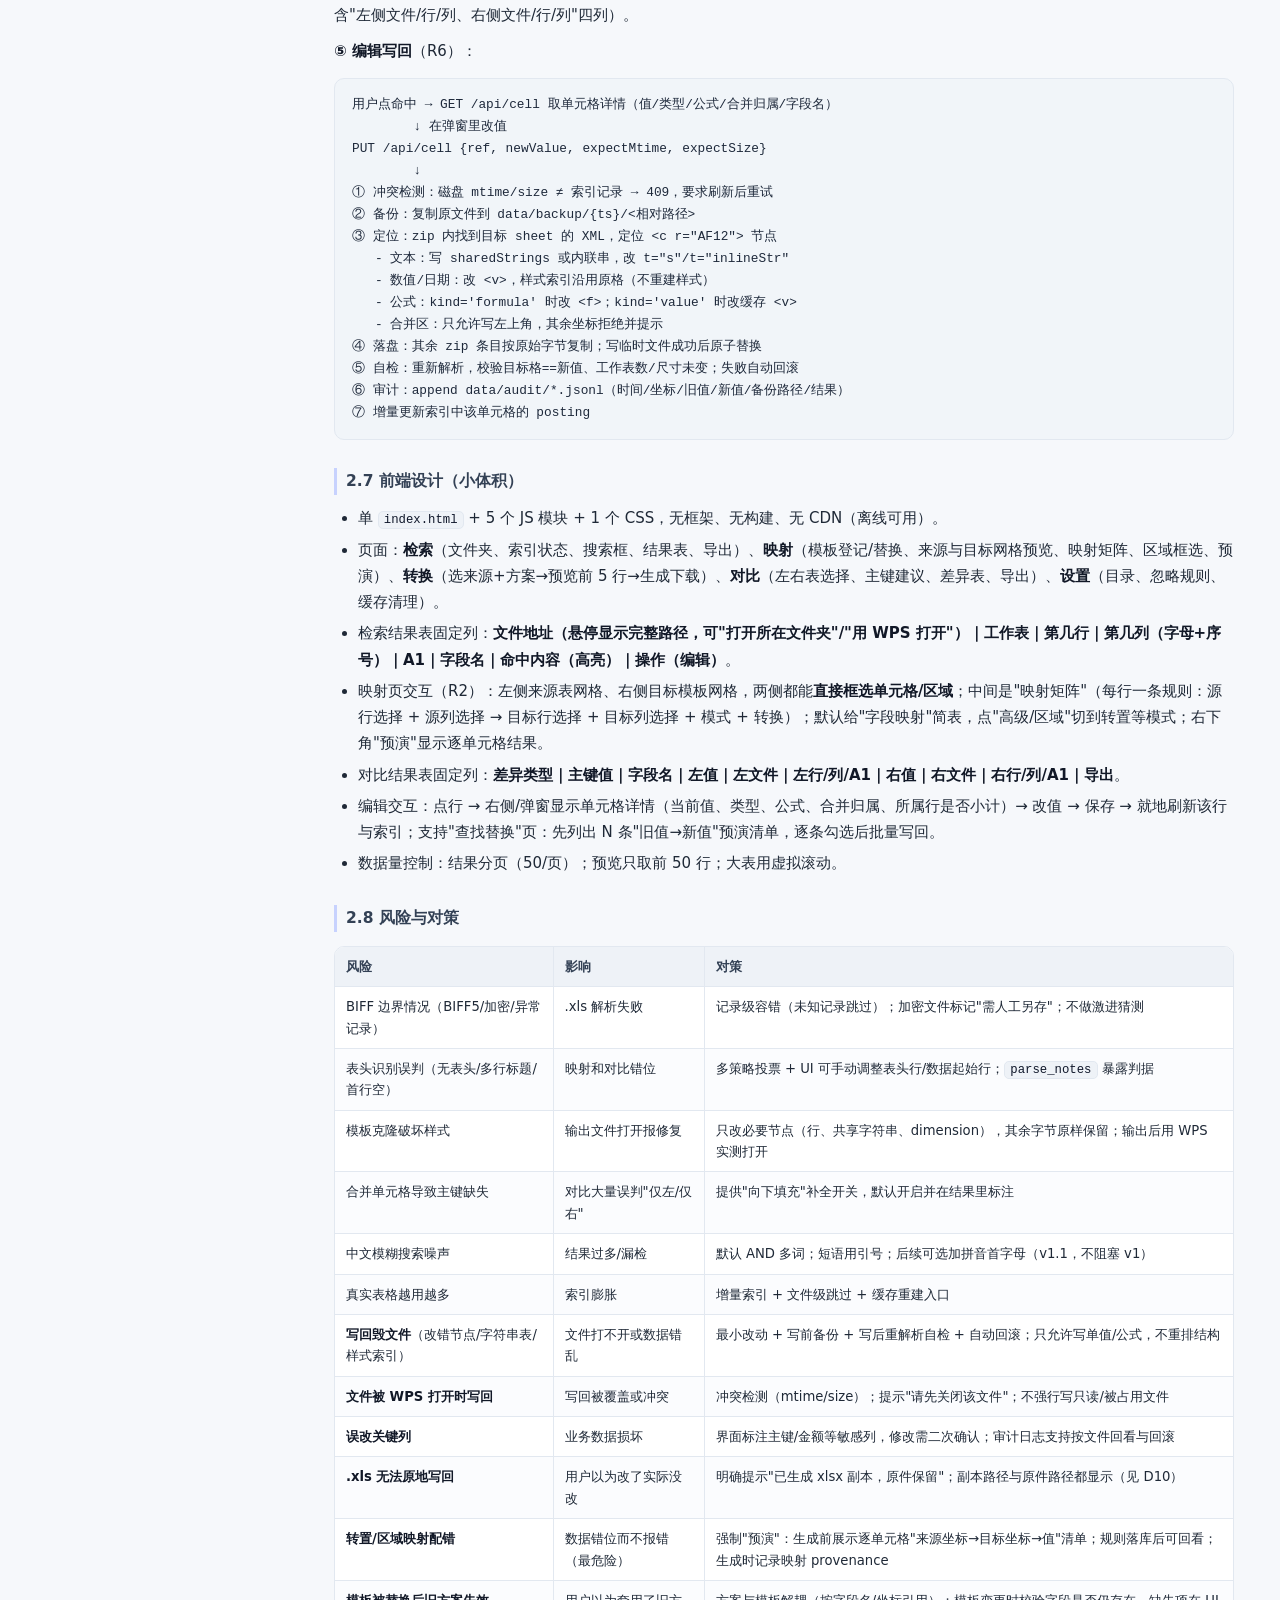
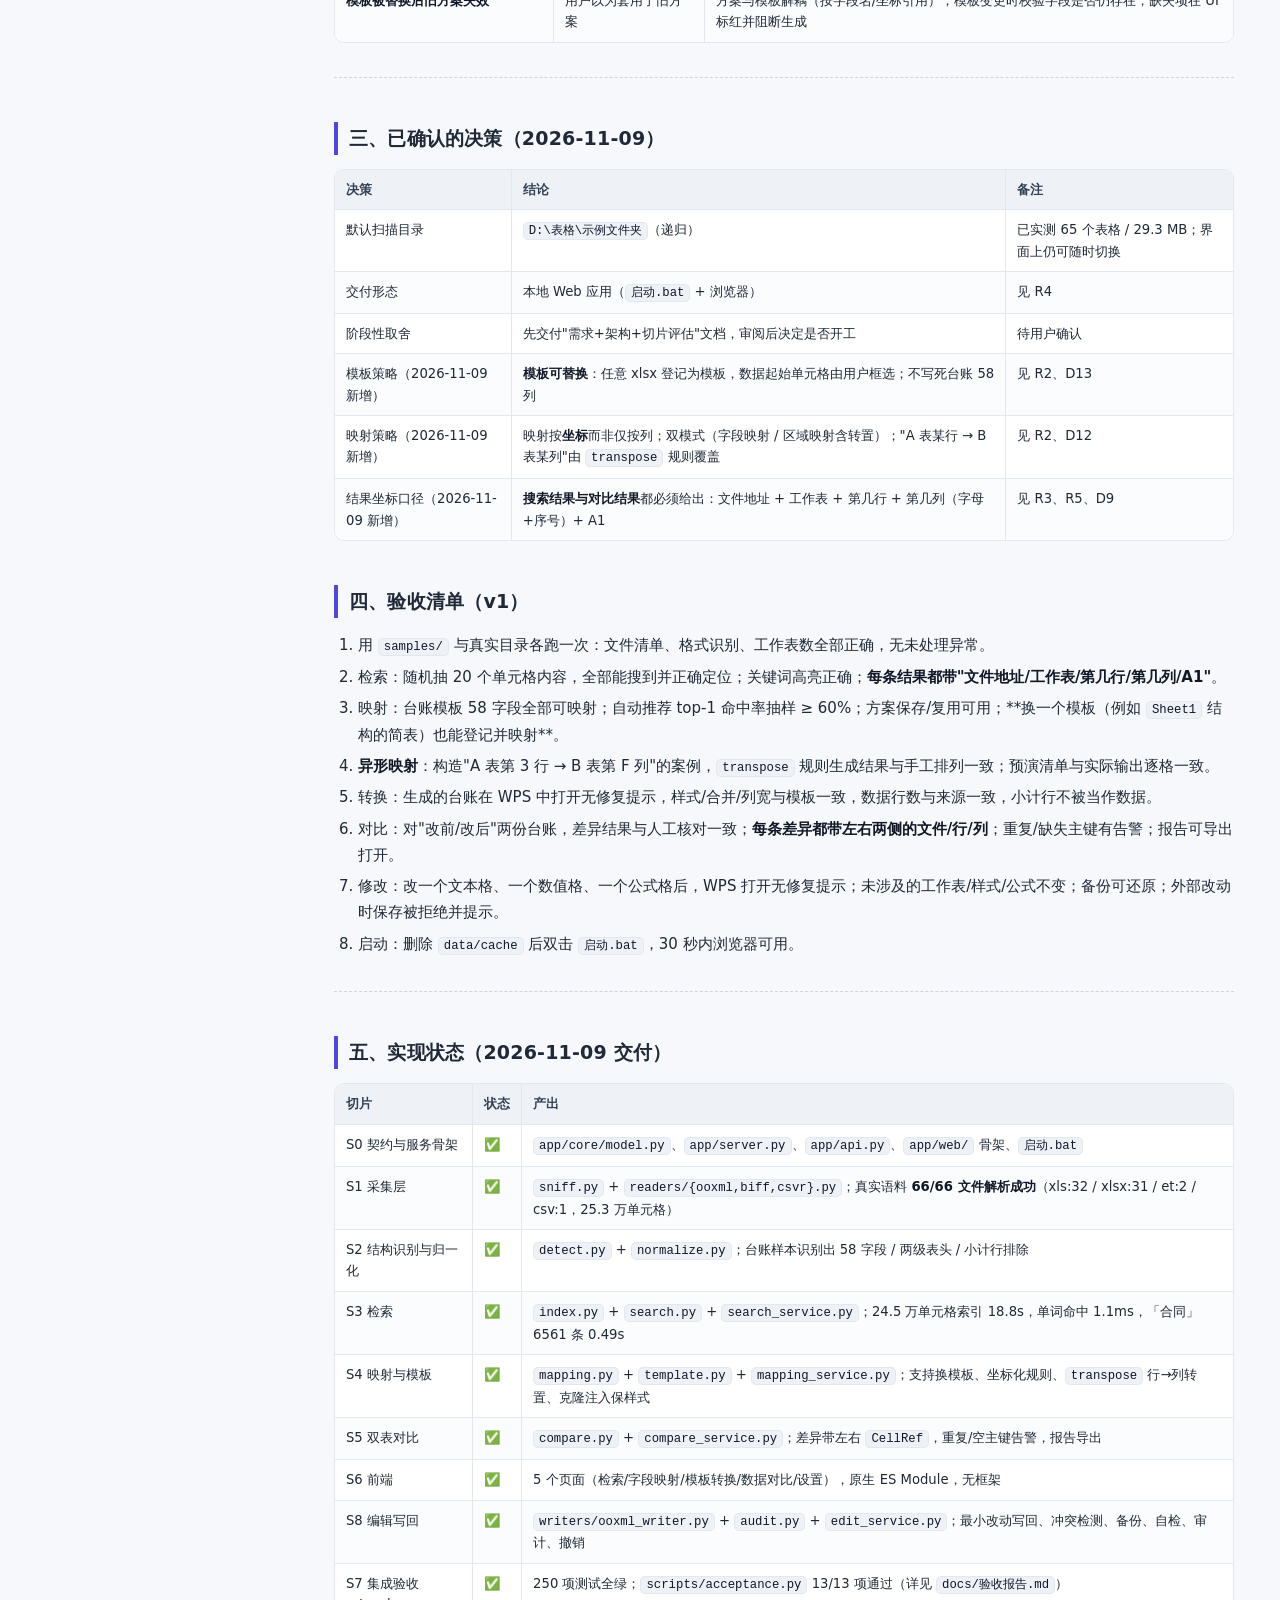
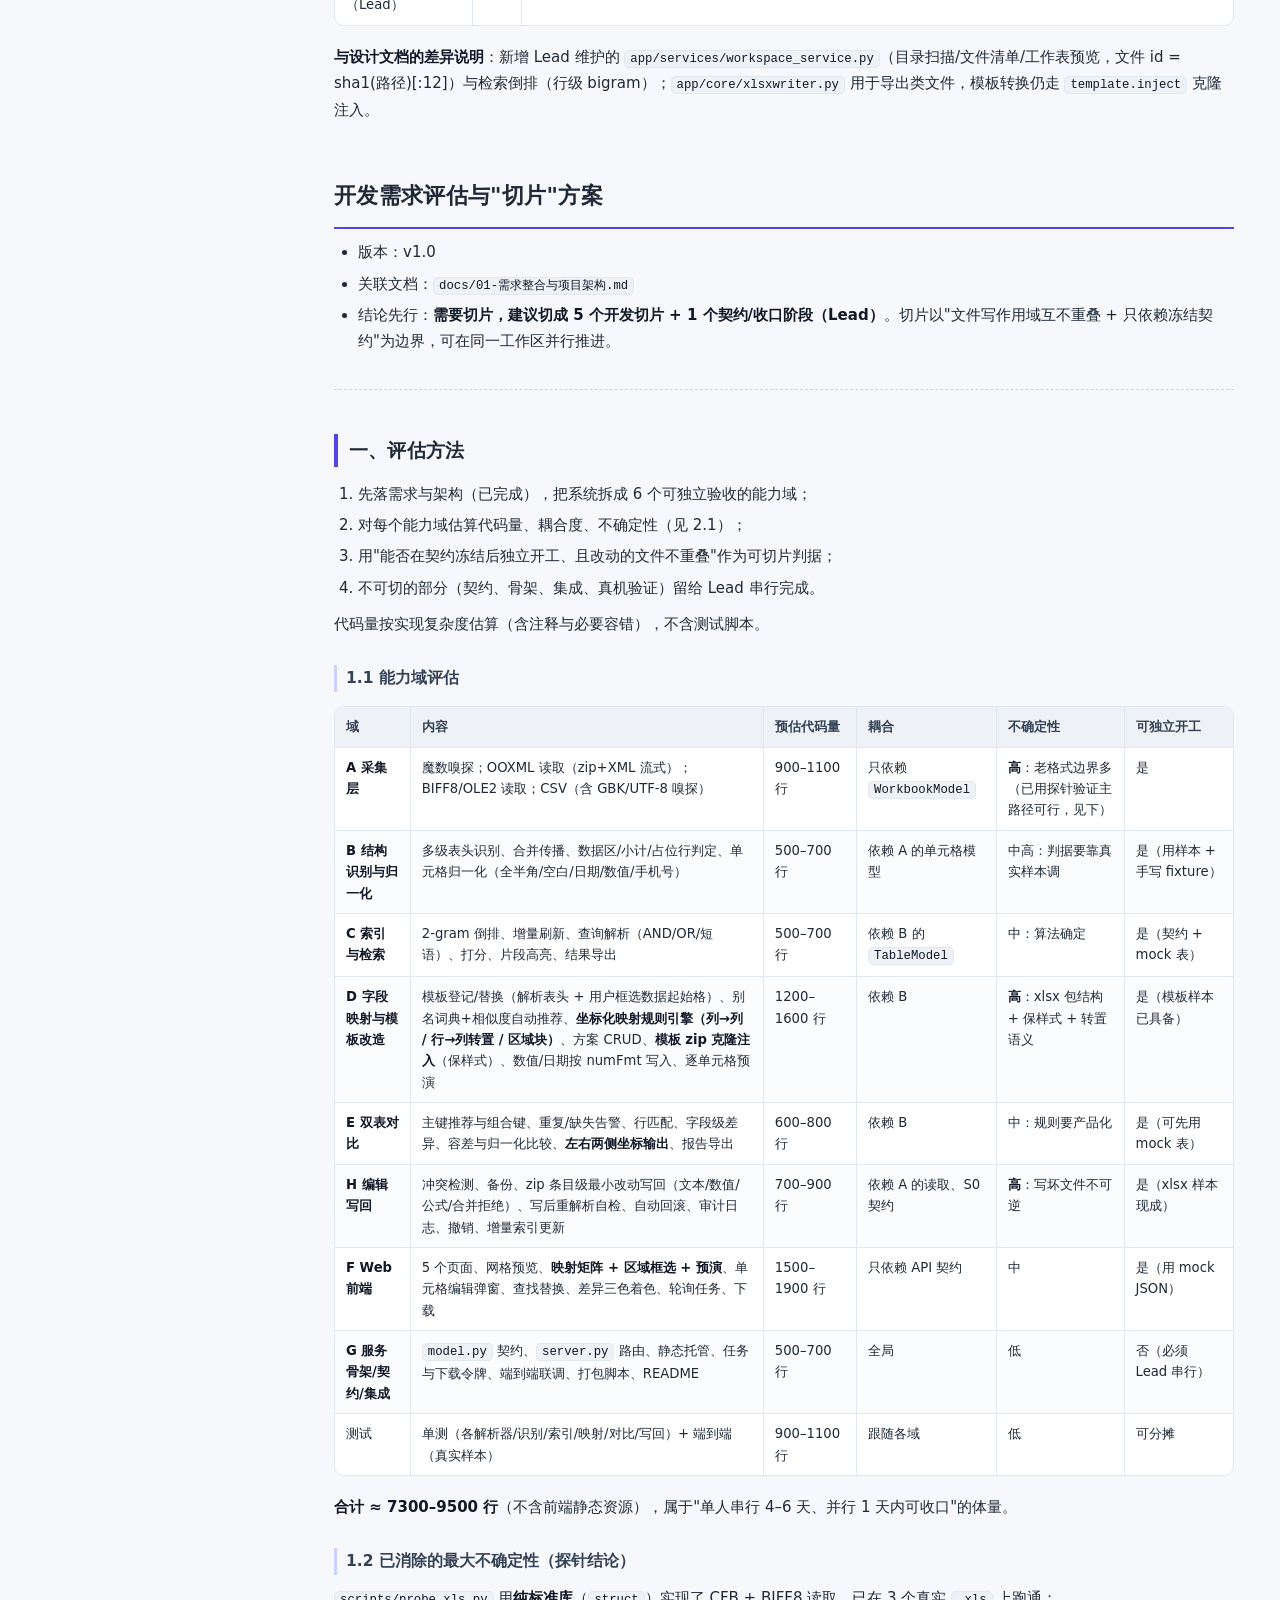
<file: docs/项目架构设计.html>
<!DOCTYPE html>
<html lang="zh-CN">
<head>
<meta charset="utf-8">
<meta name="viewport" content="width=device-width,initial-scale=1">
<title>表格检索 / 模板改造 / 数据核对 —— 项目架构设计</title>
<style>
:root{
  --ink:#1f2937; --muted:#64748b; --line:#e2e8f0; --accent:#4f46e5;
  --accent2:#0ea5e9; --warn:#b45309; --bg:#f6f8fb; --card:#ffffff;
  --code-bg:#f1f5f9; --th:#eef2f7;
}
*{box-sizing:border-box}
html{scroll-behavior:smooth}
body{
  margin:0; background:var(--bg); color:var(--ink);
  font:15px/1.75 "Microsoft YaHei","PingFang SC","Segoe UI",system-ui,-apple-system,sans-serif;
  -webkit-font-smoothing:antialiased;
}
a{color:var(--accent);text-decoration:none}
a:hover{text-decoration:underline}

/* layout */
#toc{
  position:fixed;left:0;top:0;bottom:0;width:288px;overflow:auto;
  background:#0f172a;color:#cbd5e1;padding:26px 20px 40px;
}
#toc .brand{font-size:16px;font-weight:700;color:#fff;letter-spacing:.5px}
#toc .brand small{display:block;font-size:11.5px;font-weight:400;color:#7c8aa5;margin-top:5px;letter-spacing:0}
#toc .grp{margin-top:22px}
#toc .grp>a{display:block;font-size:12px;font-weight:700;color:#93a4c4;text-transform:none;
  padding:4px 0 6px;border-bottom:1px solid #1e2a44;margin-bottom:6px}
#toc ul{list-style:none;margin:0;padding:0}
#toc li a{display:block;color:#b6c2d6;font-size:12.8px;line-height:1.55;
  padding:3px 8px;border-radius:6px;border-left:2px solid transparent}
#toc li a:hover{background:#1b2740;color:#fff;text-decoration:none}
#toc li.lv3 a{padding-left:20px;color:#8fa0bd;font-size:12.2px}
#toc .foot{margin-top:28px;font-size:11px;color:#5d6b85;line-height:1.7}

main{margin-left:288px;padding:34px 46px 90px;max-width:1180px}
.hero{
  background:linear-gradient(120deg,#eef2ff 0%,#e0f2fe 100%);
  border:1px solid #dbe4f0;border-radius:16px;padding:26px 30px;margin-bottom:30px;
}
.hero h1{margin:0 0 6px;font-size:25px;letter-spacing:.3px}
.hero p{margin:0;color:#475569;font-size:13.5px}
.kpis{display:flex;flex-wrap:wrap;gap:10px;margin-top:18px}
.kpi{background:#fff;border:1px solid #dbe4f0;border-radius:11px;padding:9px 14px;min-width:118px}
.kpi b{display:block;font-size:19px;color:var(--accent);line-height:1.25}
.kpi span{font-size:11.5px;color:var(--muted)}

h1.doc{font-size:22px;margin:46px 0 10px;padding:8px 0 12px;border-bottom:2px solid var(--accent);letter-spacing:.3px}
h2{font-size:19px;margin:44px 0 14px;padding-left:11px;border-left:4px solid var(--accent);letter-spacing:.2px}
h3{font-size:15.5px;margin:28px 0 10px;color:#334155;padding-left:9px;border-left:3px solid #c7d2fe}
h4{font-size:14px;margin:20px 0 8px;color:#334155}
p{margin:10px 0}
strong{color:#111827}

/* tables */
.tablewrap{overflow-x:auto;margin:14px 0 18px;border:1px solid var(--line);border-radius:10px;background:var(--card)}
table{border-collapse:collapse;width:100%;font-size:13.2px;line-height:1.62}
th,td{border-bottom:1px solid var(--line);border-right:1px solid var(--line);padding:9px 11px;text-align:left;vertical-align:top;overflow-wrap:break-word}
th:last-child,td:last-child{border-right:none}
tr:last-child td{border-bottom:none}
th{background:var(--th);font-weight:700;color:#334155;white-space:nowrap}
tbody tr:nth-child(even){background:#fbfcfe}
td code,th code{white-space:nowrap}

/* code */
pre{background:var(--code-bg);border:1px solid var(--line);border-radius:10px;padding:15px 17px;
  overflow-x:auto;margin:14px 0;font-size:12.8px;line-height:1.72}
pre code{font-family:"Cascadia Mono",Consolas,"Courier New",monospace;white-space:pre;color:#1e293b}
p code,li code,td code,blockquote code{background:#eef2f7;border:1px solid #e2e8f0;border-radius:5px;
  padding:1px 5px;font-family:"Cascadia Mono",Consolas,monospace;font-size:12.3px;color:#0f172a}
blockquote{margin:14px 0;padding:11px 16px;background:#fffbeb;border-left:4px solid #f59e0b;border-radius:0 8px 8px 0;color:#78350f;font-size:13.6px}
blockquote p{margin:0}
ul,ol{margin:10px 0;padding-left:24px}
li{margin:5px 0}
hr{border:none;border-top:1px dashed #cbd5e1;margin:34px 0}
img{max-width:100%;height:auto;border:1px solid var(--line);border-radius:10px;margin:14px 0;display:block;box-shadow:0 2px 10px rgba(15,23,42,.06)}

/* architecture diagram */
.arch{margin:18px 0 8px;border:1px solid var(--line);border-radius:14px;background:var(--card);padding:18px 18px 12px}
.arch .layer{display:flex;gap:14px;align-items:stretch;border-radius:10px;padding:12px 15px;margin-bottom:0}
.arch .layer+.arrow{text-align:center;color:#94a3b8;font-size:15px;line-height:1.4;margin:2px 0}
.arch .lt{flex:0 0 132px;font-weight:700;font-size:13.5px;color:#fff;border-radius:8px;padding:5px 10px;display:flex;align-items:center;justify-content:center;text-align:center}
.arch .lc{flex:1;min-width:0}
.arch .lc .head{font-weight:700;font-size:13.5px;margin-bottom:6px;color:#1e293b}
.arch .chips{display:flex;flex-wrap:wrap;gap:6px}
.arch .chip{background:#fff;border:1px solid #dbe4f0;border-radius:7px;padding:3px 9px;font-size:11.8px;color:#334155;white-space:nowrap}
.arch .chip.key{border-color:#c7d2fe;background:#eef2ff;color:#3730a3;font-weight:700}
.l1 .lt{background:#6d28d9}.l1{background:#f5f3ff;border:1px solid #ede9fe}
.l2 .lt{background:#4f46e5}.l2{background:#eef2ff;border:1px solid #e0e7ff}
.l3 .lt{background:#0284c7}.l3{background:#eff6ff;border:1px solid #dbeafe}
.l4 .lt{background:#0d9488}.l4{background:#f0fdfa;border:1px solid #ccfbf1}
.l5 .lt{background:#b45309}.l5{background:#fffbeb;border:1px solid #fef3c7}
.arch .io{display:flex;gap:10px;flex-wrap:wrap;margin-top:12px;padding-top:12px;border-top:1px dashed #cbd5e1}
.arch .io .box{flex:1;min-width:230px;border:1px dashed #cbd5e1;border-radius:9px;padding:8px 12px;background:#f8fafc;font-size:12.4px;color:#475569}
.arch .io .box b{color:#1e293b}
.legend{font-size:11.8px;color:var(--muted);margin:6px 0 0}
.tag{display:inline-block;background:#eef2ff;color:#3730a3;border:1px solid #c7d2fe;border-radius:20px;
  font-size:11px;padding:1px 9px;margin-right:6px;vertical-align:1px}

@media (max-width:1100px){
  #toc{position:static;width:auto;height:auto}
  main{margin-left:0;padding:22px 18px 70px}
  .arch .layer{flex-direction:column}
  .arch .lt{flex:none}
}
@media print{
  #toc{display:none}
  main{margin:0;max-width:none;padding:0}
  body{background:#fff}
  .hero{background:#fff}
  h2{page-break-after:avoid}
  .tablewrap,pre,.arch{page-break-inside:avoid}
}
</style>
</head>
<body>
<nav id="toc"><div class="brand">表格检索 / 模板改造 / 数据核对 —— 项目架构设计<small>脱敏示例版 · 2026-11</small></div><div class="grp"><a href="#top">表格检索 / 模板改造 / 数据核对 Web 应用 —— 需求整合与项目架构</a><ul><li><a href="#sec1">一、需求整合</a></li><li class="lv3"><a href="#sec2">1.1 业务背景</a></li><li class="lv3"><a href="#sec3">1.2 需求条目（原始表述 → 可验收需求）</a></li><li class="lv3"><a href="#sec4">1.3 隐含需求（从样本数据反推，用户未明说但必须做）</a></li><li class="lv3"><a href="#sec5">1.4 非功能需求</a></li><li><a href="#sec6">二、项目架构</a></li><li class="lv3"><a href="#sec7">2.1 总体结构（零依赖分层）</a></li><li class="lv3"><a href="#sec8">2.2 关键设计决策</a></li><li class="lv3"><a href="#sec9">2.3 统一数据模型（契约，`app/core/model.py`）</a></li><li class="lv3"><a href="#sec10">2.4 HTTP API（v1，全部 JSON）</a></li><li class="lv3"><a href="#sec11">2.5 目录结构</a></li><li class="lv3"><a href="#sec12">2.6 关键技术流程</a></li><li class="lv3"><a href="#sec13">2.7 前端设计（小体积）</a></li><li class="lv3"><a href="#sec14">2.8 风险与对策</a></li><li><a href="#sec15">三、已确认的决策（2026-11-09）</a></li><li><a href="#sec16">四、验收清单（v1）</a></li><li><a href="#sec17">五、实现状态（2026-11-09 交付）</a></li></ul></div><div class="grp"><a href="#top">开发需求评估与"切片"方案</a><ul><li><a href="#sec1001">一、评估方法</a></li><li class="lv3"><a href="#sec1002">1.1 能力域评估</a></li><li class="lv3"><a href="#sec1003">1.2 已消除的最大不确定性（探针结论）</a></li><li><a href="#sec1004">二、切片结论</a></li><li class="lv3"><a href="#sec1005">2.1 切片总表</a></li><li class="lv3"><a href="#sec1006">2.2 并行执行计划</a></li><li class="lv3"><a href="#sec1007">2.3 写作用域与冲突规避</a></li><li class="lv3"><a href="#sec1008">2.4 不建议切片的部分（必须串行）</a></li><li><a href="#sec1009">三、质量门与测试策略</a></li><li><a href="#sec1010">四、时间与资源估算</a></li><li><a href="#sec1011">五、切片决策记录（TL;DR）</a></li></ul></div><div class="foot">由 docs/*.md 自动生成<br>零依赖 · 可离线打开 · 可打印</div></nav>
<main>
<div id="top"></div>
<h1 class="doc">表格检索 / 模板改造 / 数据核对 Web 应用 —— 需求整合与项目架构</h1>
<ul><li>版本：v1.0（需求整合稿）</li><li>日期：2026-11-09</li><li>样本：<code>samples/项目台账统计表.xlsx</code>（用户提供样板，58 列 / 两级合并表头）</li><li>素材实测：微信接收目录 <code>...\msg\file</code> 下共 65 个表格文件、29.3 MB，格式分布 <strong>.xls 32 / .xlsx 30 / .csv 1 / .et 2</strong></li></ul>
<hr>
<h2 id="sec1">一、需求整合</h2>
<h3 id="sec2">1.1 业务背景</h3>
<p>用户日常在两套数据之间工作：</p>
<div class="tablewrap"><table>
<thead><tr>
<th>数据</th>
<th>特征</th>
</tr></thead><tbody>
<tr>
<td><strong>项目台账统计表</strong>（模板）</td>
<td>单表 58 列，两级合并表头（2~3 行），含"小计"行、公式与数组公式，是唯一的"标准形态"</td>
</tr>
<tr>
<td><strong>各类过程表</strong>（来源）</td>
<td>12345 工单导出、扣分明细、超期预警、固定资产台账等，来自系统导出或人工填报，列名/顺序/表头层级各不相同，且 <strong>.xls 占一半以上</strong></td>
</tr>
</tbody></table></div>
<p>痛点：要在几十个表格里找一个数/一个合同号，只能逐个打开；来源表要汇总进台账，全靠手工复制粘贴；两个版本核对差异，靠肉眼比对。</p>
<h3 id="sec3">1.2 需求条目（原始表述 → 可验收需求）</h3>
<div class="tablewrap"><table>
<thead><tr>
<th>编号</th>
<th>用户原话</th>
<th>转化后的需求</th>
<th>验收口径</th>
</tr></thead><tbody>
<tr>
<td>R1</td>
<td>"针对目标文件夹内的所有表格（excel 支持的所有类型）要做全字段模糊搜索"</td>
<td>递归扫描指定文件夹，对<strong>每个工作表、每个单元格</strong>建立可检索文本；支持关键词/多关键词/短语模糊匹配；结果定位到"文件—工作表—行—列（字段名）"；关键词高亮；结果可导出</td>
<td>语料中任一单元格的可见内容 100% 可被搜到；单元测试 + 抽样人工验证</td>
</tr>
<tr>
<td>R2</td>
<td>"表格样式的转换（字段映射）"；补充："<strong>模板要求可以替换</strong>，但映射内容<strong>行列需要可以自行选择调整</strong>，也就是说有需要把 A 表某行经转换填写入 B 表某列的可能"</td>
<td><strong>① 模板可替换</strong>：任意 xlsx 都能登记为模板（框选"目标数据起始单元格"即可），不写死台账那 58 列；<strong>② 映射以坐标为单位</strong>：源（行, 列）→ 目标（行, 列）均可自由指定，记录行可自动下移、固定行可写常量；<strong>③ 方向不止列→列</strong>：列→列、<strong>行→列（转置）</strong>、列→行、单元格→单元格、区域块→区域块都支持；<strong>④</strong> 自动推荐 + 人工调整 + 方案保存复用；<strong>⑤</strong> 输出保留模板原有样式/合并/列宽/公式</td>
<td>①换任意模板也能用；②"A 表第 3 行（横向的字段名→值）→ B 表第 F 列（竖向排列）"能正确生成；③输出在 WPS 打开无修复提示、样式一致；④转置/区域映射提供逐单元格预览</td>
</tr>
<tr>
<td>R3</td>
<td>"两表格对应条目的数据对比"</td>
<td>选取两张表（可为不同文件/工作表），指定主键（自动推荐唯一列），按主键匹配条目；输出 新增 / 删除 / 修改 三类差异，字段级逐项展示；<strong>每条差异也必须带坐标</strong>（左/右两侧各自的文件地址、工作表、第几行、第几列/A1）；可导出带标注的对比报告</td>
<td>对同一台账的两个版本，差异结果与人工核对一致；主键重复/缺失有明确提示而非静默错配；任取一条差异，能直接定位到左右两侧各自的文件与行列</td>
</tr>
<tr>
<td>R4</td>
<td>"小体积有简单的图形操作界面可以为 web 应用"</td>
<td>本地一键启动，浏览器打开即用；中文界面；五个功能页签；无需安装 Node/数据库</td>
<td>双击启动脚本 → 自动打开浏览器 → 页面可用；代码总量 &lt; 1 MB；零第三方依赖</td>
</tr>
<tr>
<td><strong>R5</strong></td>
<td>"给出的结果需要为文件地址、第几行第几列"</td>
<td>每条命中必须是一份<strong>可复现的坐标</strong>：文件绝对路径 + 工作表名 + Excel 行号（与左侧行标一致，从 1 起）+ 列字母与列序号（如 <code>AF</code> / 第 32 列）+ A1 引用（<code>AF12</code>）+ 该列表头字段名；并支持一键"打开所在文件夹 / 用 WPS 打开该文件"</td>
<td>任取一条结果，不看界面也能定位到"哪个文件、哪个表、第几行第几列、哪个字段"；界面、导出文件、审计日志三处的坐标口径完全一致</td>
</tr>
<tr>
<td><strong>R6</strong></td>
<td>"且可以通过应用进行修改"</td>
<td>在检索结果、预览表、单元格详情中<strong>直接编辑并写回原文件</strong>；写前自动备份、支持撤销；文件被外部程序改过时保存前做冲突检测；每次修改留审计日志（时间/文件/坐标/旧值/新值）；合并单元格只写左上角、公式格区分"改公式"与"改显示值"</td>
<td>修改后 WPS/Excel 打开无"修复"提示；未涉及的工作表、样式、公式保持不变；备份可一键还原；被外部改动时有明确告警而非静默覆盖</td>
</tr>
</tbody></table></div>
<h3 id="sec4">1.3 隐含需求（从样本数据反推，用户未明说但必须做）</h3>
<div class="tablewrap"><table>
<thead><tr>
<th>编号</th>
<th>事实（实测）</th>
<th>对系统的要求</th>
</tr></thead><tbody>
<tr>
<td>N1</td>
<td>台账表头是 <strong>2 行 × 58 列、22 处合并</strong>（如 <code>H2:W2</code>=计划部前期相关资料，其下 16 个子列）</td>
<td>表头识别必须支持多级合并，字段名要拼成路径："计划部前期相关资料 / 项目决策时间"</td>
</tr>
<tr>
<td>N2</td>
<td>表中存在 <strong>小计行</strong>（第 8 行 <code>B8=小计</code>，含 <code>SUM(AC4:INDEX(AC:AC,ROW()-1))</code> 等公式），第 9~11 行还只是"分类占位行"</td>
<td>检索需覆盖，但<strong>字段映射/对比/汇总必须排除</strong>小计与占位行，否则数据翻倍</td>
</tr>
<tr>
<td>N3</td>
<td>同一项目跨多行（第 4~7 行属同一"示例双创"项目），项目名只在首行出现（视觉靠合并）</td>
<td>对比/映射时需支持"向下填充"类合并语义的补全策略，否则主键匹配会漏</td>
</tr>
<tr>
<td>N4</td>
<td>单元格类型混杂：手机号存成数字 <code>13800000003</code>、日期存成文本 <code>2024.3.9</code>、税率存成小数 <code>0.06</code> 显示为 6%、<code>AV</code> 列是<strong>数组公式</strong></td>
<td>归一化层要按"目标字段类型"做转换；浮点/科学计数绝对不能当文本搜</td>
</tr>
<tr>
<td>N5</td>
<td>一个目录里同名文件带 <code>(1)</code> 副本（如 <code>示例预警.xls</code>、<code>示例台账-修改.xlsx</code> 成对出现）</td>
<td>检索结果要能区分文件版本（显示修改时间），对比功能正好用于核对这种"改前/改后"</td>
</tr>
<tr>
<td>N6</td>
<td><code>.xls</code> 是 OLE2/BIFF8 老格式（实测魔数 <code>d0cf11e0</code>），<code>.et</code> 两种都有（一个 zip、一个 OLE2）</td>
<td><strong>按文件魔数识别格式，不按扩展名</strong>；.xls 必须原生可读</td>
</tr>
<tr>
<td>N7</td>
<td>目标机 <strong>无网络、无 xlrd、无 LibreOffice</strong>（实测 pip 不可用）</td>
<td>不能引入任何需要联网安装的依赖；解析器自研</td>
</tr>
<tr>
<td>N8</td>
<td>最大单文件 9.4 MB（<code>示例台账.xlsx</code>），总语料 29 MB</td>
<td>读取用流式解析，索引常驻内存可控在 ~200 MB 内</td>
</tr>
<tr>
<td>N9</td>
<td>写回比读取危险一个数量级：一个格子可能落在 <code>&lt;c&gt;</code> 节点 + 共享字符串 + 样式索引三处；合并区只有左上角存值；公式格有"公式"和"缓存值"两套内容</td>
<td>写回层必须走"定位原始节点 → 最小改动"路线，禁止整表重写；每次写前备份，写后自检（重开校验）</td>
</tr>
<tr>
<td>N10</td>
<td>台账模板只是<strong>当前样板</strong>：业务上年度/口径变了模板就会换，"58 字段"不能写死在代码里</td>
<td>模板必须可登记、可替换：字段列表与"目标数据起始单元格"由模板解析 + 用户框选，映射方案与模板解耦</td>
</tr>
<tr>
<td>N11</td>
<td>"A 表某行 → B 表某列"说明映射<strong>不是</strong>字段一对一：横向排列的"字段名—值"要变成纵向排列，甚至整块区域互换方向</td>
<td>映射模型必须支持方向与区域：列→列、<strong>行→列（转置）</strong>、列→行、单元格→单元格、区域块→区域块；否则这类表只能回 Excel 手工做</td>
</tr>
</tbody></table></div>
<h3 id="sec5">1.4 非功能需求</h3>
<div class="tablewrap"><table>
<thead><tr>
<th>项</th>
<th>指标</th>
</tr></thead><tbody>
<tr>
<td>部署</td>
<td>Windows 10/11 单机；仅需 Python 3.10+；<code>启动.bat</code> 一键运行；监听 <code>127.0.0.1</code>，不对外网开放</td>
</tr>
<tr>
<td>体积</td>
<td>应用代码 &lt; 1 MB；第三方依赖 0 个；不打包 Python 运行时</td>
</tr>
<tr>
<td>性能</td>
<td>65 文件/29 MB 语料首次索引 &lt; 60 s；增量刷新按 mtime 跳过；单次搜索 p95 &lt; 300 ms；打开 9 MB 工作簿预览 &lt; 3 s；单单元格写回 &lt; 300 ms</td>
</tr>
<tr>
<td>数据安全</td>
<td>读取一律只读；<strong>写回前必须备份</strong>到 <code>data/backup/{时间戳}/</code>，原件可一键还原；写后校验文件可被重新解析；审计日志不可静默丢弃</td>
</tr>
<tr>
<td>并发安全</td>
<td>写回前比对 <code>(大小, 修改时间)</code>，与索引时不一致则拒绝并提示"文件已被外部修改"</td>
</tr>
<tr>
<td>兼容</td>
<td>读取：xlsx / xlsm / xlsb / xls / csv / et（按魔数）；输出与写回：xlsx / xlsm / et(zip) 原地写回；xls / et(OLE2) 一期另存 xlsx 副本（见 D10）</td>
</tr>
<tr>
<td>可维护</td>
<td>层间只依赖数据模型契约；每个解析器有独立单测；新增格式只需实现一个适配器</td>
</tr>
</tbody></table></div>
<hr>
<h2 id="sec6">二、项目架构</h2>
<h3 id="sec7">2.1 总体结构（零依赖分层）</h3>

<div class="arch">
  <div class="layer l1">
    <div class="lt">表现层</div>
    <div class="lc">
      <div class="head">原生 HTML + CSS + ES Module 单页（无框架、无构建、无 CDN，离线可用）</div>
      <div class="chips">
        <span class="chip">检索页（文件/行/列 定位）</span>
        <span class="chip">字段映射页（矩阵 + 区域框选 + 预演）</span>
        <span class="chip">模板转换页</span>
        <span class="chip">双表对比页（左右坐标）</span>
        <span class="chip">设置页</span>
      </div>
    </div>
  </div>
  <div class="arrow">▼ &nbsp; HTTP + JSON &nbsp;(127.0.0.1:8765)</div>
  <div class="layer l2">
    <div class="lt">接口层</div>
    <div class="lc">
      <div class="head">app/server.py &nbsp;—&nbsp; 路由 / 静态托管 / 任务与下载令牌</div>
      <div class="chips">
        <span class="chip">/api/search</span><span class="chip">/api/cell</span><span class="chip">/api/templates</span>
        <span class="chip">/api/profiles</span><span class="chip">/api/mapping/preview</span><span class="chip">/api/convert</span>
        <span class="chip">/api/compare</span><span class="chip">/api/audit</span>
      </div>
    </div>
  </div>
  <div class="arrow">▼</div>
  <div class="layer l3">
    <div class="lt">服务层</div>
    <div class="lc">
      <div class="head">app/services/ &nbsp;—&nbsp; 业务编排（薄）</div>
      <div class="chips">
        <span class="chip">search_service</span><span class="chip">mapping_service</span>
        <span class="chip">convert_service</span><span class="chip">compare_service</span>
        <span class="chip">workspace_service</span><span class="chip">edit_service</span>
      </div>
    </div>
  </div>
  <div class="arrow">▼</div>
  <div class="layer l4">
    <div class="lt">领域层</div>
    <div class="lc">
      <div class="head">app/core/ &nbsp;—&nbsp; 纯逻辑，可单测</div>
      <div class="chips">
        <span class="chip key">model.py 契约</span>
        <span class="chip">detect.py 表头/数据区</span>
        <span class="chip">normalize.py 归一化</span>
        <span class="chip">index.py 倒排</span>
        <span class="chip">search.py 查询/打分</span>
        <span class="chip">mapping.py 规则引擎</span>
        <span class="chip">template.py 模板注入</span>
        <span class="chip">compare.py 差异</span>
        <span class="chip">cellref.py 坐标</span>
        <span class="chip">audit.py 备份/审计</span>
        <span class="chip">export.py 导出</span>
      </div>
    </div>
  </div>
  <div class="arrow">▼</div>
  <div class="layer l5">
    <div class="lt">读写层</div>
    <div class="lc">
      <div class="head">统一模型 WorkbookModel：读 → 只读解析；写 → 最小改动回写</div>
      <div class="chips">
        <span class="chip key">app/readers/</span>
        <span class="chip">sniff.py 魔数嗅探</span>
        <span class="chip">ooxml.py (xlsx/xlsm/et-zip)</span>
        <span class="chip">biff.py (xls/et-ole)</span>
        <span class="chip">csvr.py</span>
        <span class="chip key">app/writers/</span>
        <span class="chip">ooxml_writer.py 原地写回</span>
        <span class="chip">biff_writer.py（二期）</span>
      </div>
    </div>
  </div>
  <div class="io">
    <div class="box"><b>读路径：</b>目标文件夹（递归）→ 魔数识别 → 解析 → 表头/数据区识别 → 索引</div>
    <div class="box"><b>写路径：</b>冲突检测 → 备份到 data/backup/ → 定位节点 → 最小改动 → 重解析自检 → 审计 data/audit/</div>
  </div>
</div>
<p class="legend"><span class="tag">零依赖</span>仅 Python 3.10+ 标准库；<span class="tag">只读优先</span>源文件默认不改，写回必须备份+自检+可回滚；<span class="tag">契约冻结</span>model.py 是并行开发唯一同步点。</p>

<h3 id="sec8">2.2 关键设计决策</h3>
<div class="tablewrap"><table>
<thead><tr>
<th>决策</th>
<th>方案</th>
<th>理由</th>
</tr></thead><tbody>
<tr>
<td><strong>D1 零第三方依赖</strong></td>
<td>只用 Python 标准库（<code>http.server</code> / <code>json</code> / <code>sqlite3</code> / <code>zipfile</code> / <code>xml.etree</code> / <code>struct</code> / <code>difflib</code> / <code>unicodedata</code>）</td>
<td>目标机无网络，pip 实测不可用；"小体积"要求</td>
</tr>
<tr>
<td><strong>D2 自研 .xls 解析</strong></td>
<td><code>biff.py</code>：CFB(OLE2) 容器 + BIFF8 记录（SST/LABELSST/NUMBER/RK/MULRK/FORMULA/LABEL/MERGEDCELLS）</td>
<td>语料中 .xls 占 32/65，是硬需求。**可行性已用 <code>scripts/probe_xls.py</code> 实测验证**：3 个真实 .xls 全部读出工作表名、字符串、数字、合并区</td>
</tr>
<tr>
<td><strong>D3 按魔数识别格式</strong></td>
<td>读前 8 字节：<code>d0cf11e0</code>→OLE2（xls/部分 et）、<code>504b0304</code>→zip（xlsx/xlsm/xlsb/部分 et）、否则按 csv 嗅探编码</td>
<td><code>.et</code> 实测两种容器都有；扩展名会骗人，魔数不会</td>
</tr>
<tr>
<td><strong>D4 模板改造=克隆注入，而非重绘</strong></td>
<td>把模板 .xlsx 当 zip 打开，定位目标 sheet XML，在数据起始行处克隆行节点并写入数据/共享字符串，保留样式索引、合并区、列宽、公式；行样式复用模板"数据样板行"</td>
<td>只有这样才能"样式保真"；自绘样式必然走样。比引入 openpyxl 更可控且零依赖</td>
</tr>
<tr>
<td><strong>D5 多级表头识别</strong></td>
<td>从顶部向下扫描：连续非空行且下方为数据 → 判定表头区；用合并区把"跨列标题"向下传播，字段名 = 各级标题用 <code>/</code> 连接；数据区从第一个"类型突变"行开始</td>
<td>台账 2 行 58 列、22 处合并是典型；写死行列号不可维护</td>
</tr>
<tr>
<td><strong>D6 索引：字符二元组 + 片段校验</strong></td>
<td>归一化文本 → 中文按 2-gram、英文数字按整词/前缀建倒排；查询先取候选集再逐条做子串校验与打分</td>
<td>中文没有空格分词，2-gram 召回高、结构简单；语料仅 29 MB，内存索引足够</td>
</tr>
<tr>
<td><strong>D7 输出只写 xlsx</strong></td>
<td>无论来源是 xls/csv/et，输出统一为 xlsx</td>
<td>统一保真路径；不冒险回写老格式</td>
</tr>
<tr>
<td><strong>D8 对比用"主键匹配 + 字段级差异"</strong></td>
<td>主键自动推荐（唯一性/非空率打分）+ 人工指定（支持多列组合）；差异分 新增/删除/修改；文本先归一化再比，数值带容差</td>
<td>真实数据主键常脏（空值、重复、带空格），必须有显式告警</td>
</tr>
<tr>
<td><strong>D9 坐标只有一个口径</strong></td>
<td>全局唯一 <code>CellRef = {filePath(绝对), sheet, row(1 起), col(1 起), colLetter, a1, fieldName}</code>，检索结果、导出、审计日志、写回请求全部复用</td>
<td>杜绝"行号从 0 开始 / 行号跳表头"这类事故；用户看到的就是 Excel 左侧行标</td>
</tr>
<tr>
<td><strong>D10 写回分层，风险隔离</strong></td>
<td>一期：xlsx / xlsm / et(zip) <strong>原地写回</strong>（zip 条目级替换目标 XML 节点，其余条目字节不变）；xls / et(OLE2) <strong>另存为 xlsx 副本</strong>（原件保留并备份，界面明确提示"已生成 xlsx 版"）。二期再评估 BIFF8 原地写回（需重排 BOUNDSHEET 偏移，风险高）</td>
<td>不改老格式 = 不冒毁文件风险；绝大多数可编辑需求已被 xlsx/xlsm 覆盖，而 xls 多为系统导出、本就不该回写</td>
</tr>
<tr>
<td><strong>D11 写回必须先备份、后自检</strong></td>
<td>写前把原文件复制到 <code>data/backup/{时间戳}/</code>，写后重新解析一遍自检（能读出、目标格 = 新值、工作表数不变），失败则自动回滚</td>
<td>写回是不可逆操作，宁可失败也不能产出打不开的文件</td>
</tr>
<tr>
<td><strong>D12 映射模型=规则列表，双模式并存</strong></td>
<td>一条规则 = <code>{source:{sheet,rowSel,colSel}, target:{sheet,rowSel,colSel}, mode, transform}</code>；<code>mode ∈ {cell 逐格, block 区域块, transpose 区域转置, filldown 合并填充, repeat 常量重复}</code>；<code>rowSel/colSel ∈ {fixed:N, record:偏移, header:字段名, span:N}</code>。<strong>默认模式①字段映射（列→列，记录逐条下移）</strong>覆盖 90% 场景；<strong>模式②区域映射（自由框选源/目标区间 + 转置）</strong>覆盖"A 表某行→B 表某列"。两种规则可在同一方案里按序混用</td>
<td>用一套坐标化规则同时满足"简单映射"和"异形映射"，避免为转置单开一条代码路径；规则 JSON 可预览、可复用、可手改</td>
</tr>
<tr>
<td><strong>D13 模板登记、可替换</strong></td>
<td>模板以"登记"方式管理：<code>{name, filePath, sheet, titleRange, headerRange, dataStartCell, fields[]}</code>，其中 <code>dataStartCell</code> 由用户在预览网格上框选；替换模板=换文件重新解析，映射方案只引用"目标字段名/目标坐标"，不引用具体文件</td>
<td>满足"模板要求可以替换"；年度换模板时旧方案仍可用（字段名映射），无需重做</td>
</tr>
</tbody></table></div>
<h3 id="sec9">2.3 统一数据模型（契约，<code>app/core/model.py</code>）</h3>
<pre><code>@dataclass
class Cell:            # 一个单元格
    raw: Any           # 原始值
    kind: str          # 'text' | 'number' | 'date' | 'bool' | 'formula' | 'blank'
    text: str          # 展示/检索文本（已归一化前的展示态）
    num: float | None
    formula: str | None

@dataclass
class SheetModel:      # 一个工作表
    name: str
    n_rows: int
    n_cols: int
    cells: dict[tuple[int, int], Cell]
    merges: list[tuple[int,int,int,int]]      # r1,r2,c1,c2
    hidden: bool = False

@dataclass
class WorkbookModel:
    path: str
    fmt: str           # 'xlsx'|'xls'|'csv'|'et-zip'|'et-ole'
    sheets: list[SheetModel]

@dataclass
class Field:           # 识别出的字段
    index: int
    name: str          # '计划部前期相关资料 / 项目决策时间'
    level: int         # 表头层数
    kind_hint: str     # 推断类型：text/number/date/phone/code/money
    col_span: tuple[int,int]

@dataclass
class TableModel:      # 规范化后的"逻辑表"
    source: FileRef
    sheet: str
    header_rows: list[int]
    data_start: int
    data_end: int
    excluded_rows: list[tuple[int,str]]   # [(行号,'小计'|'占位'|'空行')]
    fields: list[Field]
    rows: list[dict[int, Cell]]           # 行号 → {列号: Cell}
    parse_notes: list[str]

@dataclass
class CellRef:          # ★全局唯一坐标（D9），前端/导出/日志/写回共用
    file_path: str      # 绝对路径
    sheet: str
    row: int            # 1 起，与 Excel 左侧行标一致
    col: int            # 1 起
    # 派生属性：col_letter -&gt; 'AF'；a1 -&gt; 'AF12'
    # 展示串：'第12行 · 第AF列(第32列) · AF12'

@dataclass
class EditOp:           # 一次写回请求
    ref: CellRef
    new_value: str | float | None
    kind: str           # 'value' | 'formula' | 'clear'
    expect_mtime: float # 冲突检测用
    expect_size: int

@dataclass
class AuditEntry:       # 审计日志，追加写 data/audit/*.jsonl
    ts: str
    ref: CellRef
    old_value: str
    new_value: str
    backup_path: str
    result: str         # 'ok' | 'conflict' | 'rolled_back'

@dataclass
class TemplateDef:      # 模板登记（D13）：模板可替换，字段/起始格从文件解析
    id: str
    name: str
    file_path: str
    sheet: str
    title_range: tuple[int,int,int,int] | None   # 大标题区（可为空）
    header_range: tuple[int,int,int,int]          # 表头区（支持多级合并）
    data_start: tuple[int,int]                    # ★用户框选的数据起始单元格 (行,列)
    fields: list[Field]

@dataclass
class Sel:              # 行/列选择器（D12）
    kind: str           # 'fixed' 固定N | 'record' 当前记录行+偏移 | 'header' 按字段名 | 'span' 连续N个
    value: int | str

@dataclass
class MappingRule:      # 一条坐标化映射规则
    source: dict        # {sheet, row: Sel, col: Sel}
    target: dict        # {sheet, row: Sel, col: Sel}
    mode: str           # 'cell' | 'block' | 'transpose' | 'filldown' | 'repeat'
    transform: str      # 'identity' | 'number' | 'date' | 'concat' | 'constant'
    on_missing: str     # 'blank' | 'skip' | 'error'

@dataclass
class MappingProfile:   # 映射方案，存 data/profiles/*.json，可复用
    id: str
    name: str
    template_id: str
    source_signature: str      # 来源表头指纹 → 同类表自动套用
    rules: list[MappingRule]
    notes: str</code></pre>
<blockquote><p><strong>契约冻结</strong>是并行开发的前提：<code>WorkbookModel</code> / <code>TableModel</code> / <code>CellRef</code> / <code>TemplateDef</code> / <code>MappingRule</code> / <code>EditOp</code> / JSON API 一旦冻结，读取层、检索层、映射层、对比层、写回层、前端才能同时开工。</p></blockquote>
<h3 id="sec10">2.4 HTTP API（v1，全部 JSON）</h3>
<div class="tablewrap"><table>
<thead><tr>
<th>方法</th>
<th>路径</th>
<th>说明</th>
</tr></thead><tbody>
<tr>
<td>GET</td>
<td><code>/api/health</code></td>
<td>存活/版本/索引状态</td>
</tr>
<tr>
<td>GET/POST</td>
<td><code>/api/workspace</code></td>
<td>读取/设置目标文件夹；POST 后自动触发扫描</td>
</tr>
<tr>
<td>GET</td>
<td><code>/api/files</code></td>
<td>文件清单（格式、大小、修改时间、工作表数、状态、错误）</td>
</tr>
<tr>
<td>GET</td>
<td><code>/api/files/{fid}/sheets</code></td>
<td>工作表列表 + 每个表识别出的表头/数据区摘要</td>
</tr>
<tr>
<td>GET</td>
<td><code>/api/files/{fid}/sheet/{idx}/preview?rows=50</code></td>
<td>预览（保留合并信息，前端画网格）</td>
</tr>
<tr>
<td>POST</td>
<td><code>/api/index/refresh</code></td>
<td>增量重建索引</td>
</tr>
<tr>
<td>GET</td>
<td><code>/api/search?q=&amp;file=&amp;field=&amp;mode=all|any|phrase&amp;limit=50&amp;offset=0</code></td>
<td>检索；每条命中返回 <code>CellRef</code>（文件绝对路径/工作表/行/列字母/列序号/A1）+ 字段名 + 命中片段与高亮区间 + 命中总数</td>
</tr>
<tr>
<td>POST</td>
<td><code>/api/search/export</code></td>
<td>导出检索结果为 xlsx（含"文件地址/第几行第几列"列）</td>
</tr>
<tr>
<td>GET</td>
<td><code>/api/cell?file=&amp;sheet=&amp;row=&amp;col=</code></td>
<td>单元格详情：值/类型/公式/显示格式/所属合并区/是否小计行/字段名</td>
</tr>
<tr>
<td>PUT</td>
<td><code>/api/cell</code></td>
<td><strong>写回单元格</strong>：<code>{ref, newValue, kind, expectMtime, expectSize}</code> → 备份 → 最小改动写回 → 重解析自检 → 记审计；冲突返回 <code>409 CONFLICT</code></td>
</tr>
<tr>
<td>POST</td>
<td><code>/api/cells/batch</code></td>
<td>批量写回（同文件多坐标：一次备份、一次原子写、一条审计）</td>
</tr>
<tr>
<td>POST</td>
<td><code>/api/replace/preview</code> + <code>/api/replace/apply</code></td>
<td>查找替换：先预演差异清单（旧值→新值逐条），确认后批量写回</td>
</tr>
<tr>
<td>POST</td>
<td><code>/api/undo/{opId}</code></td>
<td>用备份回滚一次写回（整文件级回滚）</td>
</tr>
<tr>
<td>GET</td>
<td><code>/api/audit?file=&amp;limit=</code></td>
<td>修改历史（时间/坐标/旧值/新值/结果）</td>
</tr>
<tr>
<td>POST</td>
<td><code>/api/open</code></td>
<td>在资源管理器打开所在文件夹 / 用 WPS 打开该文件（仅允许白名单根目录内的路径）</td>
</tr>
<tr>
<td>GET</td>
<td><code>/api/templates</code> / POST / DELETE</td>
<td>模板清单 / <strong>登记（上传任意 xlsx，解析表头并返回字段）</strong> / 删除</td>
</tr>
<tr>
<td>POST</td>
<td><code>/api/templates/{id}/anchor</code></td>
<td>设置/替换模板的"数据起始单元格"与表头区（用户在预览网格上框选）</td>
</tr>
<tr>
<td>GET/POST/DELETE</td>
<td><code>/api/profiles</code></td>
<td>映射方案 CRUD（<code>profiles/*.json</code>，含规则列表，见 <code>MappingProfile</code>）</td>
</tr>
<tr>
<td>POST</td>
<td><code>/api/mapping/suggest</code></td>
<td>自动推荐：字段→字段（含置信度）；有表头指纹时整方案套用</td>
</tr>
<tr>
<td>POST</td>
<td><code>/api/mapping/preview</code></td>
<td><strong>映射预演</strong>：对前 N 条记录按规则计算目标单元格，返回逐单元格"来源坐标→目标坐标→值"，用户确认后才真正生成</td>
</tr>
<tr>
<td>POST</td>
<td><code>/api/convert</code></td>
<td>执行转换：<code>{sources[], profileId, templateId, mode:'append'|'replace', outName}</code> → 生成 xlsx</td>
</tr>
<tr>
<td>POST</td>
<td><code>/api/compare</code></td>
<td>执行对比：<code>{left, right, keys[], options{trim,tolerance,...}}</code> → 差异结果，**每条差异带左右两侧 <code>CellRef</code>**</td>
</tr>
<tr>
<td>POST</td>
<td><code>/api/compare/export</code></td>
<td>导出对比报告（含"左侧文件/行/列、右侧文件/行/列"列，红/绿/黄标注）</td>
</tr>
<tr>
<td>GET</td>
<td><code>/api/download/{token}</code></td>
<td>下载生成的文件</td>
</tr>
</tbody></table></div>
<p>错误统一返回 <code>{ok:false, code, message, detail?}</code>；长任务返回 <code>{ok:true, taskId}</code> 供前端轮询 <code>/api/tasks/{id}</code>。</p>
<h3 id="sec11">2.5 目录结构</h3>
<pre><code>excel-toolkit/
├─ 启动.bat                    # 找 Python → 起服务 → 打开浏览器
├─ README.md                   # 使用说明（中文）
├─ app/
│  ├─ server.py                # ThreadingHTTPServer + 路由 + 静态托管
│  ├─ api.py                   # 各接口 handler（薄，只做参数校验与编排）
│  ├─ core/
│  │  ├─ model.py              # ★契约：数据类（含 CellRef / EditOp / AuditEntry）
│  │  ├─ sniff.py              # 魔数嗅探
│  │  ├─ readers/{ooxml,biff,csvr}.py
│  │  ├─ writers/ooxml_writer.py # ★最小改动写回（zip 条目级替换）
│  │  ├─ writers/biff_writer.py  # .xls 原地写回（二期，一期走另存 xlsx）
│  │  ├─ detect.py             # 表头/数据区/小计行识别
│  │  ├─ normalize.py          # 全半角、空白、日期、数值、手机号归一
│  │  ├─ index.py              # 倒排索引
│  │  ├─ search.py             # 查询解析、打分、片段高亮
│  │  ├─ mapping.py            # 自动映射（别名词典+相似度）
│  │  ├─ template.py           # 模板克隆注入
│  │  ├─ xlsx_writer.py        # 新建 xlsx（导出用）
│  │  ├─ compare.py            # 主键匹配 + 差异
│  │  ├─ audit.py              # 备份 / 审计日志 / 回滚
│  │  └─ export.py             # 检索/对比结果导出
│  ├─ services/*.py            # 业务编排（含 edit_service）
│  └─ web/                     # index.html / app.js / style.css / pages/*
├─ data/
│  ├─ profiles/                # 映射方案 JSON
│  ├─ templates/               # 模板登记表
│  ├─ cache/                   # 索引缓存（可选）
│  ├─ backup/{时间戳}/         # ★每次写回前的原文件备份
│  ├─ audit/                   # ★修改审计 JSONL
│  └─ output/                  # 所有生成物
├─ tests/                      # 单元 + 端到端（用 samples/ 真实文件）
├─ samples/                    # 样本台账 + 结构导出
├─ scripts/                    # 探针与运维脚本
└─ docs/                       # 本设计与评估文档</code></pre>
<h3 id="sec12">2.6 关键技术流程</h3>
<p><strong>① 检索</strong>：扫描 → 嗅探 → 解析 → 识别表头/数据区 → 每单元格归一化 → 建倒排（token→posting）→ 查询（2-gram 候选 + 子串校验 + 字段权重打分）→ 每条命中带 <code>CellRef</code>（<strong>文件绝对路径 + 工作表 + 第几行 + 第几列列号/列字母 + A1</strong>）+ 字段名 + 高亮区间。索引按 <code>(路径, 大小, mtime)</code> 判脏，只重建变动文件。</p>
<p><strong>② 模板登记与字段映射</strong>：</p>
<pre><code>登记模板（任意 xlsx）→ 解析表头（支持多级合并）得到字段列表
                    → 用户在预览网格上框选「数据起始单元格」→ TemplateDef 落库
选择来源表 → 解析来源字段 → /api/mapping/suggest 自动推荐（名称/别名词典/类型/相似度）
           → 用户在「映射矩阵」里调整：源行/源列 → 目标行/目标列（可固定、可随记录、可按字段名、可跨区域）
           → /api/mapping/preview 逐单元格预演 → 确认 → 保存 MappingProfile
再次遇到同类表：按表头指纹（source_signature）自动套用已有方案</code></pre>
<p>映射两种模式（D12）：</p>
<ul><li><strong>模式①字段映射</strong>（默认）：源列 <code>C</code> → 目标列 <code>AF</code>，记录逐条向下平移；覆盖"列→列"绝大多数场景。</li><li><strong>模式②区域映射</strong>：自由框选源区间与目标区间，可选 <code>transpose</code>（转置）、<code>filldown</code>（合并向下填充）、<code>repeat</code>（常量整列）、<code>block</code>（整块搬运）。<strong>"把 A 表某行（横向的字段名→值）填写到 B 表某列（竖向）"就走这条</strong>：源区间 <code>A表!B3:AF3</code> → 目标区间 <code>B表!F4:F37</code>，mode=<code>transpose</code>。</li><li>两种规则可在同一方案里按顺序混用；规则全部是坐标化 JSON，可预览、可手改、可复用。</li></ul>
<p><strong>③ 模板生成</strong>：打开目标模板 zip → 解析 <code>xl/worksheets/sheetN.xml</code>、<code>sharedStrings.xml</code>、<code>styles.xml</code> → 从 <code>TemplateDef.data_start</code> 起按"数据样板行"样式克隆行节点 N 次 → 按规则列表逐单元格写入（字符串进 sharedStrings，数值/日期按原格 style 的 numFmt 写；区域转置按矩阵坐标映射）→ 更新 <code>&lt;dimension&gt;</code>、删除 <code>calcChain</code> → 其余条目字节原样复制 → 重新打包 → 输出 <code>data/output/台账_YYYYMMDD_HHMM.xlsx</code>。</p>
<p><strong>④ 对比</strong>：两张表 → 各取主键列 → 匹配（唯一命中/重复/仅左/仅右）→ 对匹配上的行逐字段比较（归一化后比；数值容差；空值按规则）→ 输出差异矩阵 + 汇总统计，**每条差异同时给出左侧与右侧的 <code>CellRef</code>** → 导出 xlsx（修改单元格黄、仅左红、仅右绿；报告含"左侧文件/行/列、右侧文件/行/列"四列）。</p>
<p><strong>⑤ 编辑写回</strong>（R6）：</p>
<pre><code>用户点命中 → GET /api/cell 取单元格详情（值/类型/公式/合并归属/字段名）
        ↓ 在弹窗里改值
PUT /api/cell {ref, newValue, expectMtime, expectSize}
        ↓
① 冲突检测：磁盘 mtime/size ≠ 索引记录 → 409，要求刷新后重试
② 备份：复制原文件到 data/backup/{ts}/&lt;相对路径&gt;
③ 定位：zip 内找到目标 sheet 的 XML，定位 &lt;c r="AF12"&gt; 节点
   - 文本：写 sharedStrings 或内联串，改 t="s"/t="inlineStr"
   - 数值/日期：改 &lt;v&gt;，样式索引沿用原格（不重建样式）
   - 公式：kind='formula' 时改 &lt;f&gt;；kind='value' 时改缓存 &lt;v&gt;
   - 合并区：只允许写左上角，其余坐标拒绝并提示
④ 落盘：其余 zip 条目按原始字节复制；写临时文件成功后原子替换
⑤ 自检：重新解析，校验目标格==新值、工作表数/尺寸未变；失败自动回滚
⑥ 审计：append data/audit/*.jsonl（时间/坐标/旧值/新值/备份路径/结果）
⑦ 增量更新索引中该单元格的 posting</code></pre>
<h3 id="sec13">2.7 前端设计（小体积）</h3>
<ul><li>单 <code>index.html</code> + 5 个 JS 模块 + 1 个 CSS，无框架、无构建、无 CDN（离线可用）。</li><li>页面：<strong>检索</strong>（文件夹、索引状态、搜索框、结果表、导出）、<strong>映射</strong>（模板登记/替换、来源与目标网格预览、映射矩阵、区域框选、预演）、<strong>转换</strong>（选来源+方案→预览前 5 行→生成下载）、<strong>对比</strong>（左右表选择、主键建议、差异表、导出）、<strong>设置</strong>（目录、忽略规则、缓存清理）。</li><li>检索结果表固定列：<strong>文件地址（悬停显示完整路径，可"打开所在文件夹"/"用 WPS 打开"）｜工作表｜第几行｜第几列（字母+序号）｜A1｜字段名｜命中内容（高亮）｜操作（编辑）</strong>。</li><li>映射页交互（R2）：左侧来源表网格、右侧目标模板网格，两侧都能<strong>直接框选单元格/区域</strong>；中间是"映射矩阵"（每行一条规则：源行选择 + 源列选择 → 目标行选择 + 目标列选择 + 模式 + 转换）；默认给"字段映射"简表，点"高级/区域"切到转置等模式；右下角"预演"显示逐单元格结果。</li><li>对比结果表固定列：<strong>差异类型｜主键值｜字段名｜左值｜左文件｜左行/列/A1｜右值｜右文件｜右行/列/A1｜导出</strong>。</li><li>编辑交互：点行 → 右侧/弹窗显示单元格详情（当前值、类型、公式、合并归属、所属行是否小计）→ 改值 → 保存 → 就地刷新该行与索引；支持"查找替换"页：先列出 N 条"旧值→新值"预演清单，逐条勾选后批量写回。</li><li>数据量控制：结果分页（50/页）；预览只取前 50 行；大表用虚拟滚动。</li></ul>
<h3 id="sec14">2.8 风险与对策</h3>
<div class="tablewrap"><table>
<thead><tr>
<th>风险</th>
<th>影响</th>
<th>对策</th>
</tr></thead><tbody>
<tr>
<td>BIFF 边界情况（BIFF5/加密/异常记录）</td>
<td>.xls 解析失败</td>
<td>记录级容错（未知记录跳过）；加密文件标记"需人工另存"；不做激进猜测</td>
</tr>
<tr>
<td>表头识别误判（无表头/多行标题/首行空）</td>
<td>映射和对比错位</td>
<td>多策略投票 + UI 可手动调整表头行/数据起始行；<code>parse_notes</code> 暴露判据</td>
</tr>
<tr>
<td>模板克隆破坏样式</td>
<td>输出文件打开报修复</td>
<td>只改必要节点（行、共享字符串、dimension），其余字节原样保留；输出后用 WPS 实测打开</td>
</tr>
<tr>
<td>合并单元格导致主键缺失</td>
<td>对比大量误判"仅左/仅右"</td>
<td>提供"向下填充"补全开关，默认开启并在结果里标注</td>
</tr>
<tr>
<td>中文模糊搜索噪声</td>
<td>结果过多/漏检</td>
<td>默认 AND 多词；短语用引号；后续可选加拼音首字母（v1.1，不阻塞 v1）</td>
</tr>
<tr>
<td>真实表格越用越多</td>
<td>索引膨胀</td>
<td>增量索引 + 文件级跳过 + 缓存重建入口</td>
</tr>
<tr>
<td><strong>写回毁文件</strong>（改错节点/字符串表/样式索引）</td>
<td>文件打不开或数据错乱</td>
<td>最小改动 + 写前备份 + 写后重解析自检 + 自动回滚；只允许写单值/公式，不重排结构</td>
</tr>
<tr>
<td><strong>文件被 WPS 打开时写回</strong></td>
<td>写回被覆盖或冲突</td>
<td>冲突检测（mtime/size）；提示"请先关闭该文件"；不强行写只读/被占用文件</td>
</tr>
<tr>
<td><strong>误改关键列</strong></td>
<td>业务数据损坏</td>
<td>界面标注主键/金额等敏感列，修改需二次确认；审计日志支持按文件回看与回滚</td>
</tr>
<tr>
<td><strong>.xls 无法原地写回</strong></td>
<td>用户以为改了实际没改</td>
<td>明确提示"已生成 xlsx 副本，原件保留"；副本路径与原件路径都显示（见 D10）</td>
</tr>
<tr>
<td><strong>转置/区域映射配错</strong></td>
<td>数据错位而不报错（最危险）</td>
<td>强制"预演"：生成前展示逐单元格"来源坐标→目标坐标→值"清单；规则落库后可回看；生成时记录映射 provenance</td>
</tr>
<tr>
<td><strong>模板被替换后旧方案失效</strong></td>
<td>用户以为套用了旧方案</td>
<td>方案与模板解耦（按字段名/坐标引用）；模板变更时校验字段是否仍存在，缺失项在 UI 标红并阻断生成</td>
</tr>
</tbody></table></div>
<hr>
<h2 id="sec15">三、已确认的决策（2026-11-09）</h2>
<div class="tablewrap"><table>
<thead><tr>
<th>决策</th>
<th>结论</th>
<th>备注</th>
</tr></thead><tbody>
<tr>
<td>默认扫描目录</td>
<td><code>D:\表格\示例文件夹</code>（递归）</td>
<td>已实测 65 个表格 / 29.3 MB；界面上仍可随时切换</td>
</tr>
<tr>
<td>交付形态</td>
<td>本地 Web 应用（<code>启动.bat</code> + 浏览器）</td>
<td>见 R4</td>
</tr>
<tr>
<td>阶段性取舍</td>
<td>先交付"需求+架构+切片评估"文档，审阅后决定是否开工</td>
<td>待用户确认</td>
</tr>
<tr>
<td>模板策略（2026-11-09 新增）</td>
<td><strong>模板可替换</strong>：任意 xlsx 登记为模板，数据起始单元格由用户框选；不写死台账 58 列</td>
<td>见 R2、D13</td>
</tr>
<tr>
<td>映射策略（2026-11-09 新增）</td>
<td>映射按<strong>坐标</strong>而非仅按列；双模式（字段映射 / 区域映射含转置）；"A 表某行 → B 表某列"由 <code>transpose</code> 规则覆盖</td>
<td>见 R2、D12</td>
</tr>
<tr>
<td>结果坐标口径（2026-11-09 新增）</td>
<td><strong>搜索结果与对比结果</strong>都必须给出：文件地址 + 工作表 + 第几行 + 第几列（字母+序号）+ A1</td>
<td>见 R3、R5、D9</td>
</tr>
</tbody></table></div>
<h2 id="sec16">四、验收清单（v1）</h2>
<ol><li>用 <code>samples/</code> 与真实目录各跑一次：文件清单、格式识别、工作表数全部正确，无未处理异常。</li><li>检索：随机抽 20 个单元格内容，全部能搜到并正确定位；关键词高亮正确；<strong>每条结果都带"文件地址/工作表/第几行/第几列/A1"</strong>。</li><li>映射：台账模板 58 字段全部可映射；自动推荐 top-1 命中率抽样 ≥ 60%；方案保存/复用可用；**换一个模板（例如 <code>Sheet1</code> 结构的简表）也能登记并映射**。</li><li><strong>异形映射</strong>：构造"A 表第 3 行 → B 表第 F 列"的案例，<code>transpose</code> 规则生成结果与手工排列一致；预演清单与实际输出逐格一致。</li><li>转换：生成的台账在 WPS 中打开无修复提示，样式/合并/列宽与模板一致，数据行数与来源一致，小计行不被当作数据。</li><li>对比：对"改前/改后"两份台账，差异结果与人工核对一致；<strong>每条差异都带左右两侧的文件/行/列</strong>；重复/缺失主键有告警；报告可导出打开。</li><li>修改：改一个文本格、一个数值格、一个公式格后，WPS 打开无修复提示；未涉及的工作表/样式/公式不变；备份可还原；外部改动时保存被拒绝并提示。</li><li>启动：删除 <code>data/cache</code> 后双击 <code>启动.bat</code>，30 秒内浏览器可用。</li></ol>
<hr>
<h2 id="sec17">五、实现状态（2026-11-09 交付）</h2>
<div class="tablewrap"><table>
<thead><tr>
<th>切片</th>
<th>状态</th>
<th>产出</th>
</tr></thead><tbody>
<tr>
<td>S0 契约与服务骨架</td>
<td>✅</td>
<td><code>app/core/model.py</code>、<code>app/server.py</code>、<code>app/api.py</code>、<code>app/web/</code> 骨架、<code>启动.bat</code></td>
</tr>
<tr>
<td>S1 采集层</td>
<td>✅</td>
<td><code>sniff.py</code> + <code>readers/{ooxml,biff,csvr}.py</code>；真实语料 <strong>66/66 文件解析成功</strong>（xls:32 / xlsx:31 / et:2 / csv:1，25.3 万单元格）</td>
</tr>
<tr>
<td>S2 结构识别与归一化</td>
<td>✅</td>
<td><code>detect.py</code> + <code>normalize.py</code>；台账样本识别出 58 字段 / 两级表头 / 小计行排除</td>
</tr>
<tr>
<td>S3 检索</td>
<td>✅</td>
<td><code>index.py</code> + <code>search.py</code> + <code>search_service.py</code>；24.5 万单元格索引 18.8s，单词命中 1.1ms，「合同」6561 条 0.49s</td>
</tr>
<tr>
<td>S4 映射与模板</td>
<td>✅</td>
<td><code>mapping.py</code> + <code>template.py</code> + <code>mapping_service.py</code>；支持换模板、坐标化规则、<code>transpose</code> 行→列转置、克隆注入保样式</td>
</tr>
<tr>
<td>S5 双表对比</td>
<td>✅</td>
<td><code>compare.py</code> + <code>compare_service.py</code>；差异带左右 <code>CellRef</code>，重复/空主键告警，报告导出</td>
</tr>
<tr>
<td>S6 前端</td>
<td>✅</td>
<td>5 个页面（检索/字段映射/模板转换/数据对比/设置），原生 ES Module，无框架</td>
</tr>
<tr>
<td>S8 编辑写回</td>
<td>✅</td>
<td><code>writers/ooxml_writer.py</code> + <code>audit.py</code> + <code>edit_service.py</code>；最小改动写回、冲突检测、备份、自检、审计、撤销</td>
</tr>
<tr>
<td>S7 集成验收（Lead）</td>
<td>✅</td>
<td>250 项测试全绿；<code>scripts/acceptance.py</code> 13/13 项通过（详见 <code>docs/验收报告.md</code>）</td>
</tr>
</tbody></table></div>
<p><strong>与设计文档的差异说明</strong>：新增 Lead 维护的 <code>app/services/workspace_service.py</code>（目录扫描/文件清单/工作表预览，文件 id = sha1(路径)[:12]）与检索倒排（行级 bigram）；<code>app/core/xlsxwriter.py</code> 用于导出类文件，模板转换仍走 <code>template.inject</code> 克隆注入。</p><h1 class="doc">开发需求评估与"切片"方案</h1>
<ul><li>版本：v1.0</li><li>关联文档：<code>docs/01-需求整合与项目架构.md</code></li><li>结论先行：<strong>需要切片，建议切成 5 个开发切片 + 1 个契约/收口阶段（Lead）</strong>。切片以"文件写作用域互不重叠 + 只依赖冻结契约"为边界，可在同一工作区并行推进。</li></ul>
<hr>
<h2 id="sec1001">一、评估方法</h2>
<ol><li>先落需求与架构（已完成），把系统拆成 6 个可独立验收的能力域；</li><li>对每个能力域估算代码量、耦合度、不确定性（见 2.1）；</li><li>用"能否在契约冻结后独立开工、且改动的文件不重叠"作为可切片判据；</li><li>不可切的部分（契约、骨架、集成、真机验证）留给 Lead 串行完成。</li></ol>
<p>代码量按实现复杂度估算（含注释与必要容错），不含测试脚本。</p>
<h3 id="sec1002">1.1 能力域评估</h3>
<div class="tablewrap"><table>
<thead><tr>
<th>域</th>
<th>内容</th>
<th>预估代码量</th>
<th>耦合</th>
<th>不确定性</th>
<th>可独立开工</th>
</tr></thead><tbody>
<tr>
<td><strong>A 采集层</strong></td>
<td>魔数嗅探；OOXML 读取（zip+XML 流式）；BIFF8/OLE2 读取；CSV（含 GBK/UTF-8 嗅探）</td>
<td>900–1100 行</td>
<td>只依赖 <code>WorkbookModel</code></td>
<td><strong>高</strong>：老格式边界多（已用探针验证主路径可行，见下）</td>
<td>是</td>
</tr>
<tr>
<td><strong>B 结构识别与归一化</strong></td>
<td>多级表头识别、合并传播、数据区/小计/占位行判定、单元格归一化（全半角/空白/日期/数值/手机号）</td>
<td>500–700 行</td>
<td>依赖 A 的单元格模型</td>
<td>中高：判据要靠真实样本调</td>
<td>是（用样本 + 手写 fixture）</td>
</tr>
<tr>
<td><strong>C 索引与检索</strong></td>
<td>2-gram 倒排、增量刷新、查询解析（AND/OR/短语）、打分、片段高亮、结果导出</td>
<td>500–700 行</td>
<td>依赖 B 的 <code>TableModel</code></td>
<td>中：算法确定</td>
<td>是（契约 + mock 表）</td>
</tr>
<tr>
<td><strong>D 字段映射与模板改造</strong></td>
<td>模板登记/替换（解析表头 + 用户框选数据起始格）、别名词典+相似度自动推荐、<strong>坐标化映射规则引擎（列→列 / 行→列转置 / 区域块）</strong>、方案 CRUD、<strong>模板 zip 克隆注入</strong>（保样式）、数值/日期按 numFmt 写入、逐单元格预演</td>
<td>1200–1600 行</td>
<td>依赖 B</td>
<td><strong>高</strong>：xlsx 包结构 + 保样式 + 转置语义</td>
<td>是（模板样本已具备）</td>
</tr>
<tr>
<td><strong>E 双表对比</strong></td>
<td>主键推荐与组合键、重复/缺失告警、行匹配、字段级差异、容差与归一化比较、<strong>左右两侧坐标输出</strong>、报告导出</td>
<td>600–800 行</td>
<td>依赖 B</td>
<td>中：规则要产品化</td>
<td>是（可先用 mock 表）</td>
</tr>
<tr>
<td><strong>H 编辑写回</strong></td>
<td>冲突检测、备份、zip 条目级最小改动写回（文本/数值/公式/合并拒绝）、写后重解析自检、自动回滚、审计日志、撤销、增量索引更新</td>
<td>700–900 行</td>
<td>依赖 A 的读取、S0 契约</td>
<td><strong>高</strong>：写坏文件不可逆</td>
<td>是（xlsx 样本现成）</td>
</tr>
<tr>
<td><strong>F Web 前端</strong></td>
<td>5 个页面、网格预览、<strong>映射矩阵 + 区域框选 + 预演</strong>、单元格编辑弹窗、查找替换、差异三色着色、轮询任务、下载</td>
<td>1500–1900 行</td>
<td>只依赖 API 契约</td>
<td>中</td>
<td>是（用 mock JSON）</td>
</tr>
<tr>
<td><strong>G 服务骨架/契约/集成</strong></td>
<td><code>model.py</code> 契约、<code>server.py</code> 路由、静态托管、任务与下载令牌、端到端联调、打包脚本、README</td>
<td>500–700 行</td>
<td>全局</td>
<td>低</td>
<td>否（必须 Lead 串行）</td>
</tr>
<tr>
<td>测试</td>
<td>单测（各解析器/识别/索引/映射/对比/写回）+ 端到端（真实样本）</td>
<td>900–1100 行</td>
<td>跟随各域</td>
<td>低</td>
<td>可分摊</td>
</tr>
</tbody></table></div>
<p><strong>合计 ≈ 7300–9500 行</strong>（不含前端静态资源），属于"单人串行 4–6 天、并行 1 天内可收口"的体量。</p>
<h3 id="sec1003">1.2 已消除的最大不确定性（探针结论）</h3>
<p><code>scripts/probe_xls.py</code> 用<strong>纯标准库</strong>（<code>struct</code>）实现了 CFB + BIFF8 读取，已在 3 个真实 <code>.xls</code> 上跑通：</p>
<ul><li><code>示例预警.xls</code>：2 个表，600 单元格，115 条共享字符串，数字/文本/日期混排 ✓</li><li><code>11月2日…工单4件(1).xls</code>：45 单元格 ✓</li><li><code>示例表格C.xls</code>：161 单元格，7 列 ✓</li></ul>
<p>同时实测确认：<code>.et</code> 有两种容器（一个 zip、一个 OLE2），所以<strong>必须按魔数而非扩展名分流</strong>；目标机无网络、无 xlrd、无 LibreOffice，因此"零依赖自研解析"是唯一可行路线。→ <strong>切片 A 的主要风险已从"能不能做"降为"边界覆盖多少"。</strong></p>
<hr>
<h2 id="sec1004">二、切片结论</h2>
<p><strong>需要切片。</strong> 判据：</p>
<ol><li>体量：6k+ 行、6 个能力域，单 Agent 串行执行上下文与时间成本都高；</li><li>耦合：A→B→{C,D,E} 是单向依赖，配合冻结契约即可并行；F 只依赖 API 契约，可与后端同时开工；</li><li>冲突面：每个切片改动的目录完全不同（见 4.3 写作用域），天然适合同工作区并行；</li><li>但 G（契约/骨架/集成）与 A+B 强耦合于真实样本，<strong>不能切</strong>，需要 Lead 先冻结契约并亲自收口。</li></ol>
<p><strong>为什么不是 3 片</strong>：3 片会让 D（最重、最不确定）独占一片且无人并行分担，P1 阶段其他片空转。<strong>为什么不是 8 片</strong>：再拆就要把 A 的 OOXML/BIFF 分给两人，但两者共用 <code>model.py</code> 且都要在同一批样本上联调，沟通成本高于收益；F 再拆会共享同一份 <code>app.js</code>，产生写冲突。</p>
<h3 id="sec1005">2.1 切片总表</h3>
<div class="tablewrap"><table>
<thead><tr>
<th>切片</th>
<th>名称</th>
<th>范围</th>
<th>写作用域（互斥）</th>
<th>前置依赖</th>
<th>产出物</th>
<th>验收门</th>
</tr></thead><tbody>
<tr>
<td><strong>S0</strong></td>
<td>契约与骨架（Lead，串行）</td>
<td><code>model.py</code> 数据类、<code>server.py</code> + <code>api.py</code> 空实现、错误格式、任务/下载机制、<code>启动.bat</code>、mock 数据</td>
<td><code>app/core/model.py</code> <code>app/server.py</code> <code>app/api.py</code> <code>启动.bat</code> <code>app/web/index.html</code></td>
<td>无</td>
<td>可启动的空壳服务 + 冻结契约文档 + mock JSON</td>
<td>各切片能 import 契约、前端能对着 mock 跑通页面</td>
</tr>
<tr>
<td><strong>S1</strong></td>
<td>采集层 A</td>
<td>嗅探 + ooxml/biff/csv 三个 reader + 统一 Workbook 模型填充</td>
<td><code>app/core/sniff.py</code> <code>app/core/readers/**</code></td>
<td>S0</td>
<td>3 个 reader + 各格式单测</td>
<td>65 个真实文件全部可解析（或给出明确跳过原因），单元格/合并/类型正确</td>
</tr>
<tr>
<td><strong>S2</strong></td>
<td>结构识别 B</td>
<td>表头多级识别、数据区/小计/占位行判定、归一化</td>
<td><code>app/core/detect.py</code> <code>app/core/normalize.py</code></td>
<td>S0、S1 接口</td>
<td>识别器 + 归一化器 + fixture 测试</td>
<td>台账表识别出 58 字段/2 级表头，小计行正确排除；工单类表识别正确</td>
</tr>
<tr>
<td><strong>S3</strong></td>
<td>检索引擎 C</td>
<td>倒排索引、增量刷新、查询与打分、片段、导出</td>
<td><code>app/core/index.py</code> <code>app/core/search.py</code> <code>app/services/search_service.py</code></td>
<td>S0、S2 契约</td>
<td>搜索服务 + API 落地 + 性能报告</td>
<td>抽查 20 个单元格 100% 可检索；p95 &lt; 300 ms</td>
</tr>
<tr>
<td><strong>S4</strong></td>
<td>映射与模板 D</td>
<td>模板登记/替换、<strong>双模式映射引擎（字段/区域转置）</strong>、自动推荐、方案 CRUD、模板克隆注入、预演</td>
<td><code>app/core/mapping.py</code> <code>app/core/template.py</code> <code>app/core/xlsx_writer.py</code> <code>app/services/*convert*</code> <code>data/profiles/**</code> <code>data/templates/**</code></td>
<td>S0、S2 契约</td>
<td>转换服务 + API + 输出文件</td>
<td>生成台账在 WPS 无修复提示、样式/合并与模板一致、数据行正确；<strong>换模板可用；行→列转置正确</strong></td>
</tr>
<tr>
<td><strong>S5</strong></td>
<td>双表对比 E</td>
<td>主键推荐、匹配、字段级差异、<strong>左右坐标输出</strong>、报告导出</td>
<td><code>app/core/compare.py</code> <code>app/services/compare_service.py</code> <code>app/core/export.py</code></td>
<td>S0、S2 契约</td>
<td>对比服务 + API + 报告</td>
<td>对"改前/改后"两份台账差异与人工一致；脏主键有告警；<strong>每条差异带左右文件/行/列</strong></td>
</tr>
<tr>
<td><strong>S8</strong></td>
<td>编辑写回 H</td>
<td>冲突检测、备份、zip 最小改动写回、写后自检/回滚、审计、撤销、索引增量更新</td>
<td><code>app/core/writers/**</code> <code>app/core/audit.py</code> <code>app/services/edit_service.py</code> <code>data/backup/**</code> <code>data/audit/**</code></td>
<td>S0、S1 读取接口</td>
<td>写回服务 + API + 审计</td>
<td>改文本/数值/公式后 WPS 无修复提示；其他内容不变；备份可还原；冲突被拒绝</td>
</tr>
<tr>
<td><strong>S6</strong></td>
<td>前端 F</td>
<td>5 页面、网格预览、<strong>映射矩阵+框选+预演</strong>、<strong>单元格编辑/查找替换</strong>、差异三色、轮询、下载</td>
<td><code>app/web/**</code>（除 <code>index.html</code> 骨架由 S0 提供）</td>
<td>S0（API 契约）</td>
<td>完整单页应用</td>
<td>断开后端 mock 也能走通交互；联调后各功能可用</td>
</tr>
<tr>
<td><strong>S7</strong></td>
<td>集成收口（Lead）</td>
<td>联调、真实目录回归、打包、README、缺陷修复</td>
<td>全局（限收口期）</td>
<td>S1–S6、S8</td>
<td>可交付版本 + 验收记录</td>
<td>验收清单全绿（见架构文档第四节）</td>
</tr>
</tbody></table></div>
<h3 id="sec1006">2.2 并行执行计划</h3>
<pre><code>阶段 P0（串行，~30–40 min）
  Lead：冻结 model.py / JSON API / 目录骨架 / mock 数据 / 启动.bat
        └─ 门禁：契约 import 通过、空壳服务能起、mock 可被前端读取
                │
阶段 P1（并行，~90–120 min）────────────────────────────────────
  S1 采集层      S2 结构识别        S6 前端(对 mock)      S4 模板登记+克隆探路
  （S2 用 S1 的模型契约 + 自造 fixture 先行；S4 先把模板包结构与"数据行克隆"跑通）
                │                    │
阶段 P2（并行，~90 min）────────────────────────────────────────
  S2 收尾 → S3 检索   S4 映射引擎+区域转置   S5 双表对比+坐标
  S8 编辑写回         S6 对接真实 API
                │
阶段 P3（Lead 收口，~60–90 min）
  联调 → 真实目录回归 → 验收清单 → README/打包</code></pre>
<p><strong>关键同步点（必须对齐，否则返工）</strong>：</p>
<ol><li><strong>P0 结束</strong>：<code>model.py</code>（含 <code>CellRef</code>/<code>TemplateDef</code>/<code>MappingRule</code>/<code>EditOp</code>）、API 请求/响应 JSON 结构、错误码 —— 冻结后任何变更必须 Lead 广播；</li><li><strong>P1 中段</strong>：S1 交付 <code>WorkbookModel</code> 真实实现，S2 用它替换 fixture；</li><li><strong>P2 开始</strong>：S2 交付 <code>TableModel</code> 真实实现，S3/S4/S5/S8 从 mock 切真实数据；</li><li><strong>P2 结束</strong>：S3/S4/S5/S6/S8 各自 API 可调通，Lead 开始端到端。</li></ol>
<h3 id="sec1007">2.3 写作用域与冲突规避</h3>
<ul><li>每个切片只写自己表内的目录；<code>app/core/model.py</code>、<code>app/core/cellref.py</code>、<code>app/server.py</code>、<code>app/api.py</code> <strong>只有 Lead 能改</strong>；</li><li>若某切片确实需要改契约：先在群内提出，由 Lead 改并广播新版本号（<code>CONTRACT_VERSION</code>），不允许各自偷偷加字段；</li><li><code>app/web/index.html</code> 由 S0 定骨架，S6 只能改 <code>app/web/pages/*</code>、<code>app/web/app.js</code>、<code>style.css</code>；</li><li>**写回（S8）只动自己的 <code>writers/</code>、<code>audit.py</code>、<code>edit_service.py</code>**，不得触碰 <code>readers/</code>；S4 只动 <code>template.py</code>/<code>mapping.py</code>/<code>xlsx_writer.py</code>，两者互不越界；</li><li>测试文件按域分目录：<code>tests/test_readers_*</code>、<code>tests/test_detect_*</code>、<code>tests/test_search_*</code>、<code>tests/test_convert_*</code>、<code>tests/test_compare_*</code>、<code>tests/test_edit_*</code>，不共享测试文件。</li></ul>
<h3 id="sec1008">2.4 不建议切片的部分（必须串行）</h3>
<div class="tablewrap"><table>
<thead><tr>
<th>部分</th>
<th>原因</th>
</tr></thead><tbody>
<tr>
<td>契约（数据类 + API）</td>
<td>并行开发的地基，切了就会各写各的</td>
</tr>
<tr>
<td>服务骨架与静态托管</td>
<td>所有切片的前置；同时也是 Lead 的集成入口</td>
</tr>
<tr>
<td>采集层（A）与结构识别（B）的联调</td>
<td>判据必须在真实文件上反复调，两人来回传接口比一人做慢</td>
</tr>
<tr>
<td>端到端集成与真机验收（WPS 打开输出文件）</td>
<td>需要全局视角，且是本项目唯一的人工验收环节</td>
</tr>
<tr>
<td>启动脚本/README/打包</td>
<td>收口期一次成型，避免多方修改</td>
</tr>
</tbody></table></div>
<hr>
<h2 id="sec1009">三、质量门与测试策略</h2>
<div class="tablewrap"><table>
<thead><tr>
<th>层级</th>
<th>内容</th>
<th>责任</th>
</tr></thead><tbody>
<tr>
<td>单测</td>
<td>reader（3 格式 × 真实文件快照）、detect（台账/工单/无表头表）、normalize（全半角/日期/手机号）、index（召回/打分）、mapping（列→列/转置/区域）、compare（增删改/重复键/左右坐标）、edit（三种值类型写回 + 自检 + 回滚）</td>
<td>各切片自测，Lead 抽查</td>
</tr>
<tr>
<td>契约测试</td>
<td>所有 API handler 用 mock 输入跑通，响应结构与冻结契约一致；**搜索/对比响应必须含完整 <code>CellRef</code> 字段**</td>
<td>S0 建立，切片遵守</td>
</tr>
<tr>
<td>端到端</td>
<td>真实目录：扫描→索引→搜索→编辑→映射（含转置）→生成→对比→导出</td>
<td>Lead 收口</td>
</tr>
<tr>
<td>人工验收</td>
<td>①随机单元格可检索且带文件/行/列 ②生成台账 WPS 打开无修复提示 ③差异结果与人工一致且带左右坐标 ④改一个格子后文件仍可正常打开</td>
<td>Lead + 用户</td>
</tr>
</tbody></table></div>
<p><strong>每个切片完成的定义（DoD）</strong>：代码 + 单测通过 + 该域 API 在真实数据上跑通 + 更新本切片在 README/接口表中的说明。</p>
<hr>
<h2 id="sec1010">四、时间与资源估算</h2>
<div class="tablewrap"><table>
<thead><tr>
<th>阶段</th>
<th>串行工作量（单人）</th>
<th>并行墙钟</th>
<th>人力</th>
</tr></thead><tbody>
<tr>
<td>P0 契约骨架</td>
<td>0.5–1 人时</td>
<td>~40 min</td>
<td>Lead</td>
</tr>
<tr>
<td>P1 采集/识别/前端/模板探路</td>
<td>7–9 人时</td>
<td>~2 h</td>
<td>4 个切片</td>
</tr>
<tr>
<td>P2 检索/映射/对比/写回/前端联调</td>
<td>9–12 人时</td>
<td>~1.5 h</td>
<td>5 个切片</td>
</tr>
<tr>
<td>P3 集成收口</td>
<td>2–3 人时</td>
<td>~1.5 h</td>
<td>Lead</td>
</tr>
<tr>
<td><strong>合计</strong></td>
<td><strong>19–25 人时</strong></td>
<td><strong>≈ 5 小时</strong></td>
<td>6 人（Lead + 5）</td>
</tr>
</tbody></table></div>
<blockquote><p>若最终只允许 2 个并行体，则 P1/P2 合并为三轮：<code>S1+S2</code> → <code>S4+S8</code> → <code>S3+S5+S6</code>，墙钟约 7–9 小时。</p></blockquote>
<hr>
<h2 id="sec1011">五、切片决策记录（TL;DR）</h2>
<ul><li><strong>要切</strong>：体量 7k+ 行、7 个单向依赖的能力域、写作用域天然不重叠；</li><li><strong>切 6 个开发切片</strong>：S1 采集、S2 识别、S3 检索、S4 映射与模板（含转置）、S5 对比、S8 编辑写回，加 S6 前端，共 <strong>7 个开发切片</strong>，外加 Lead 的 S0 契约与 S7 收口；</li><li><strong>先冻契约再并行</strong>：<code>model.py</code>（含 <code>CellRef</code>/<code>TemplateDef</code>/<code>MappingRule</code>/<code>EditOp</code>）+ JSON API 是唯一同步点，冻结前不开工；</li><li><strong>不切的</strong>：契约、骨架、A+B 联调、端到端验收、打包 —— 全部由 Lead 串行兜住；</li><li><strong>最大剩余风险</strong>在 S4（样式保真 + 转置语义）、S8（写坏文件不可逆）与 S2（表头判据）：S4/S8 在 P1 各先跑"模板包结构探路"和"单格写回探路"，S2 在 P1 用 fixture 先行，把风险前移。</li></ul>
</main>
</body>
</html>
</file>
